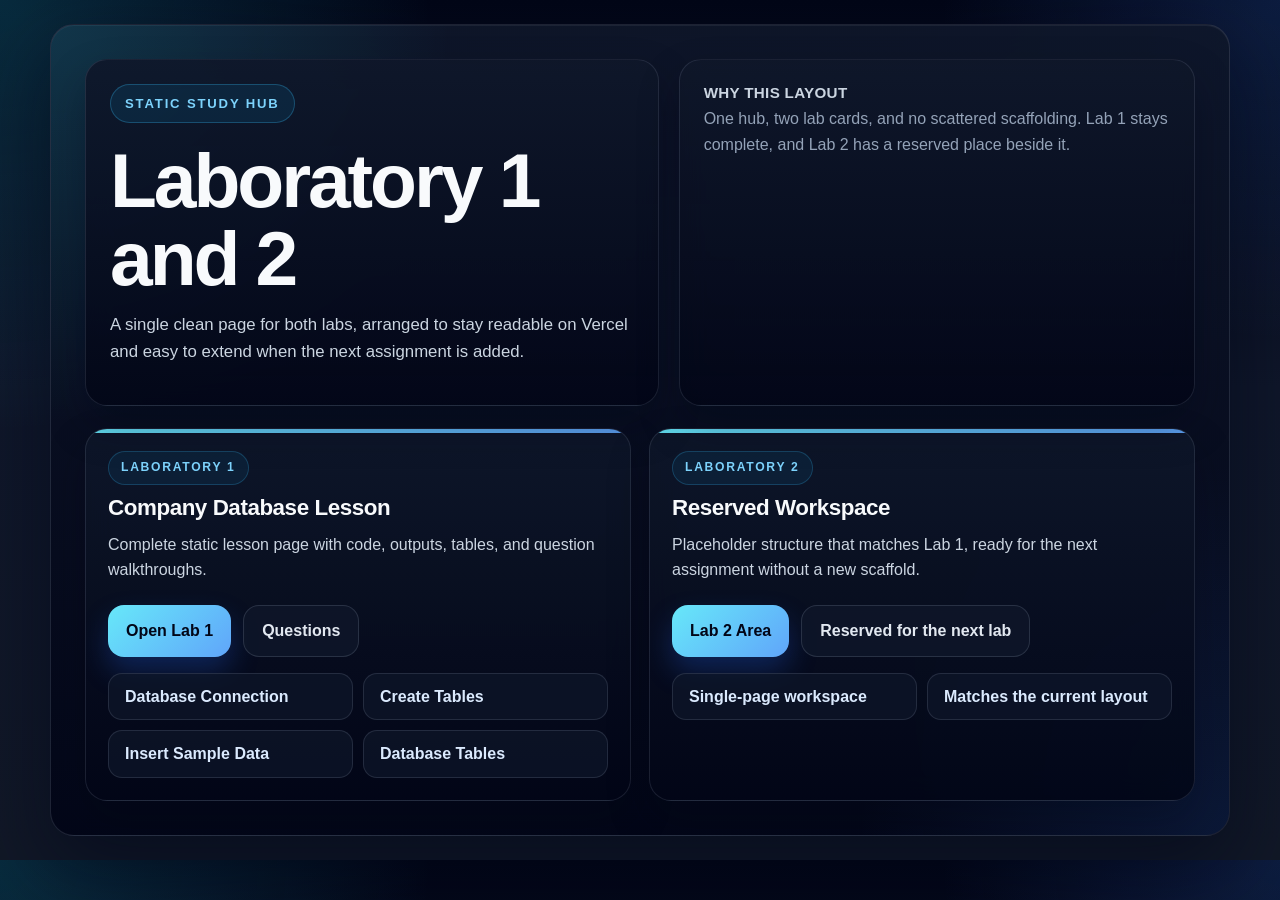
<file: index.html>
<!DOCTYPE html>
<html lang="en">
<head>
	<meta charset="UTF-8">
	<meta name="viewport" content="width=device-width, initial-scale=1.0">
	<title>Laboratory 1 + Laboratory 2 | Static Hub</title>
	<link rel="stylesheet" href="styles.css">
</head>
<body>
	<main class="page landing-page hub-page">
		<section class="landing-hero hub-hero">
			<div class="landing-copy">
				<div class="landing-kicker">Static Study Hub</div>
				<h1>Laboratory 1 and 2</h1>
				<p>
					A single clean page for both labs, arranged to stay readable on Vercel and easy to extend when the next assignment is added.
				</p>
			</div>

			<aside class="landing-panel">
				<div>
					<h2>Why this layout</h2>
					<p class="section-note">One hub, two lab cards, and no scattered scaffolding. Lab 1 stays complete, and Lab 2 has a reserved place beside it.</p>
				</div>
			</aside>
		</section>

		<section class="lab-grid" aria-label="Laboratory overview">
			<article class="lab-card">
				<div class="lab-card-head">
					<div>
						<p class="lab-label">Laboratory 1</p>
						<h2>Company Database Lesson</h2>
					</div>
					<p class="lab-summary">Complete static lesson page with code, outputs, tables, and question walkthroughs.</p>
				</div>

				<div class="landing-actions">
					<a class="landing-button primary" href="labs/lab1/index.html">Open Lab 1</a>
					<a class="landing-button secondary" href="labs/lab1/index.html#questions">Questions</a>
				</div>

				<div class="landing-links lab-links">
					<a href="labs/lab1/reference/db.html">Database Connection</a>
					<a href="labs/lab1/reference/setup.html">Create Tables</a>
					<a href="labs/lab1/reference/insert.html">Insert Sample Data</a>
					<a href="labs/lab1/reference/tables.html">Database Tables</a>
				</div>
			</article>

			<article class="lab-card" id="lab2">
				<div class="lab-card-head">
					<div>
						<p class="lab-label">Laboratory 2</p>
						<h2>Reserved Workspace</h2>
					</div>
					<p class="lab-summary">Placeholder structure that matches Lab 1, ready for the next assignment without a new scaffold.</p>
				</div>

				<div class="landing-actions">
					<a class="landing-button primary" href="#lab2">Lab 2 Area</a>
					<a class="landing-button secondary" href="#lab2">Reserved for the next lab</a>
				</div>

				<div class="landing-links lab-links">
					<a href="#lab2">Single-page workspace</a>
					<a href="#lab2">Matches the current layout</a>
				</div>
			</article>
		</section>
	</main>
</body>
</html>
</file>
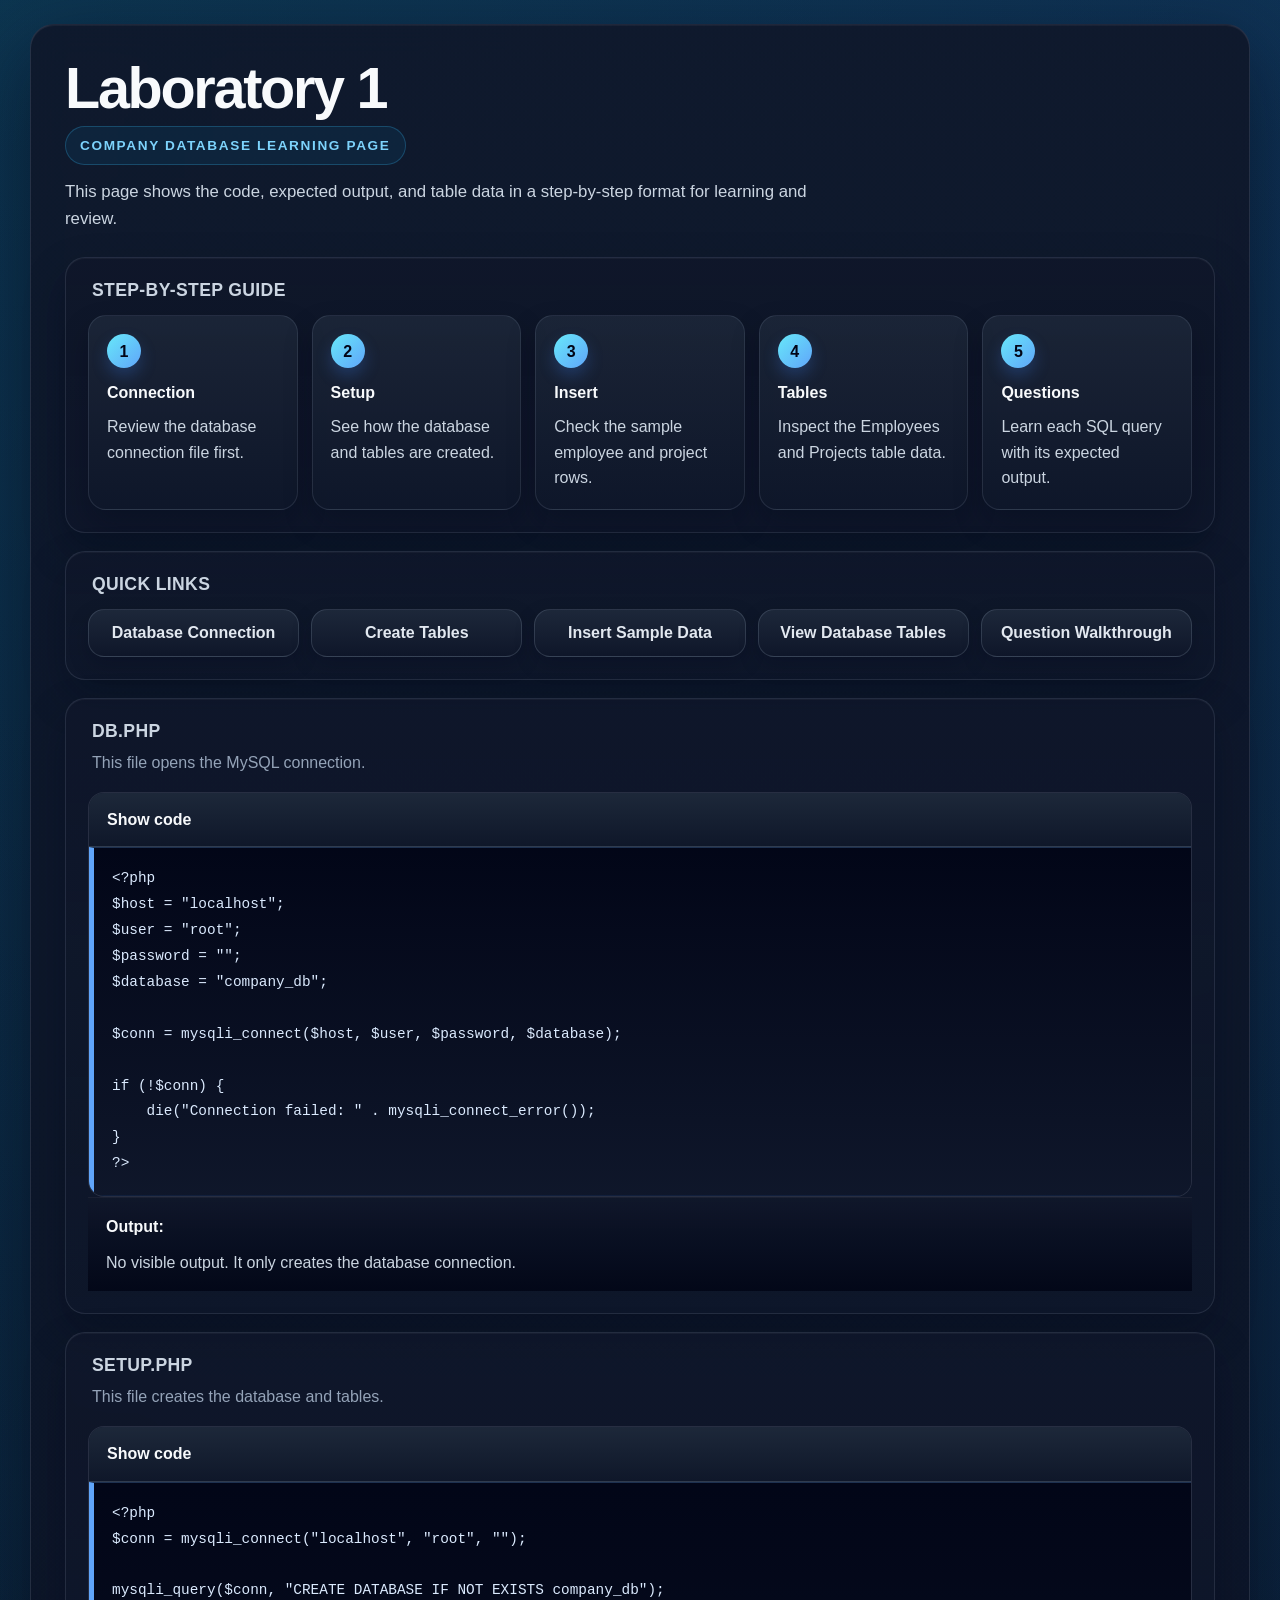
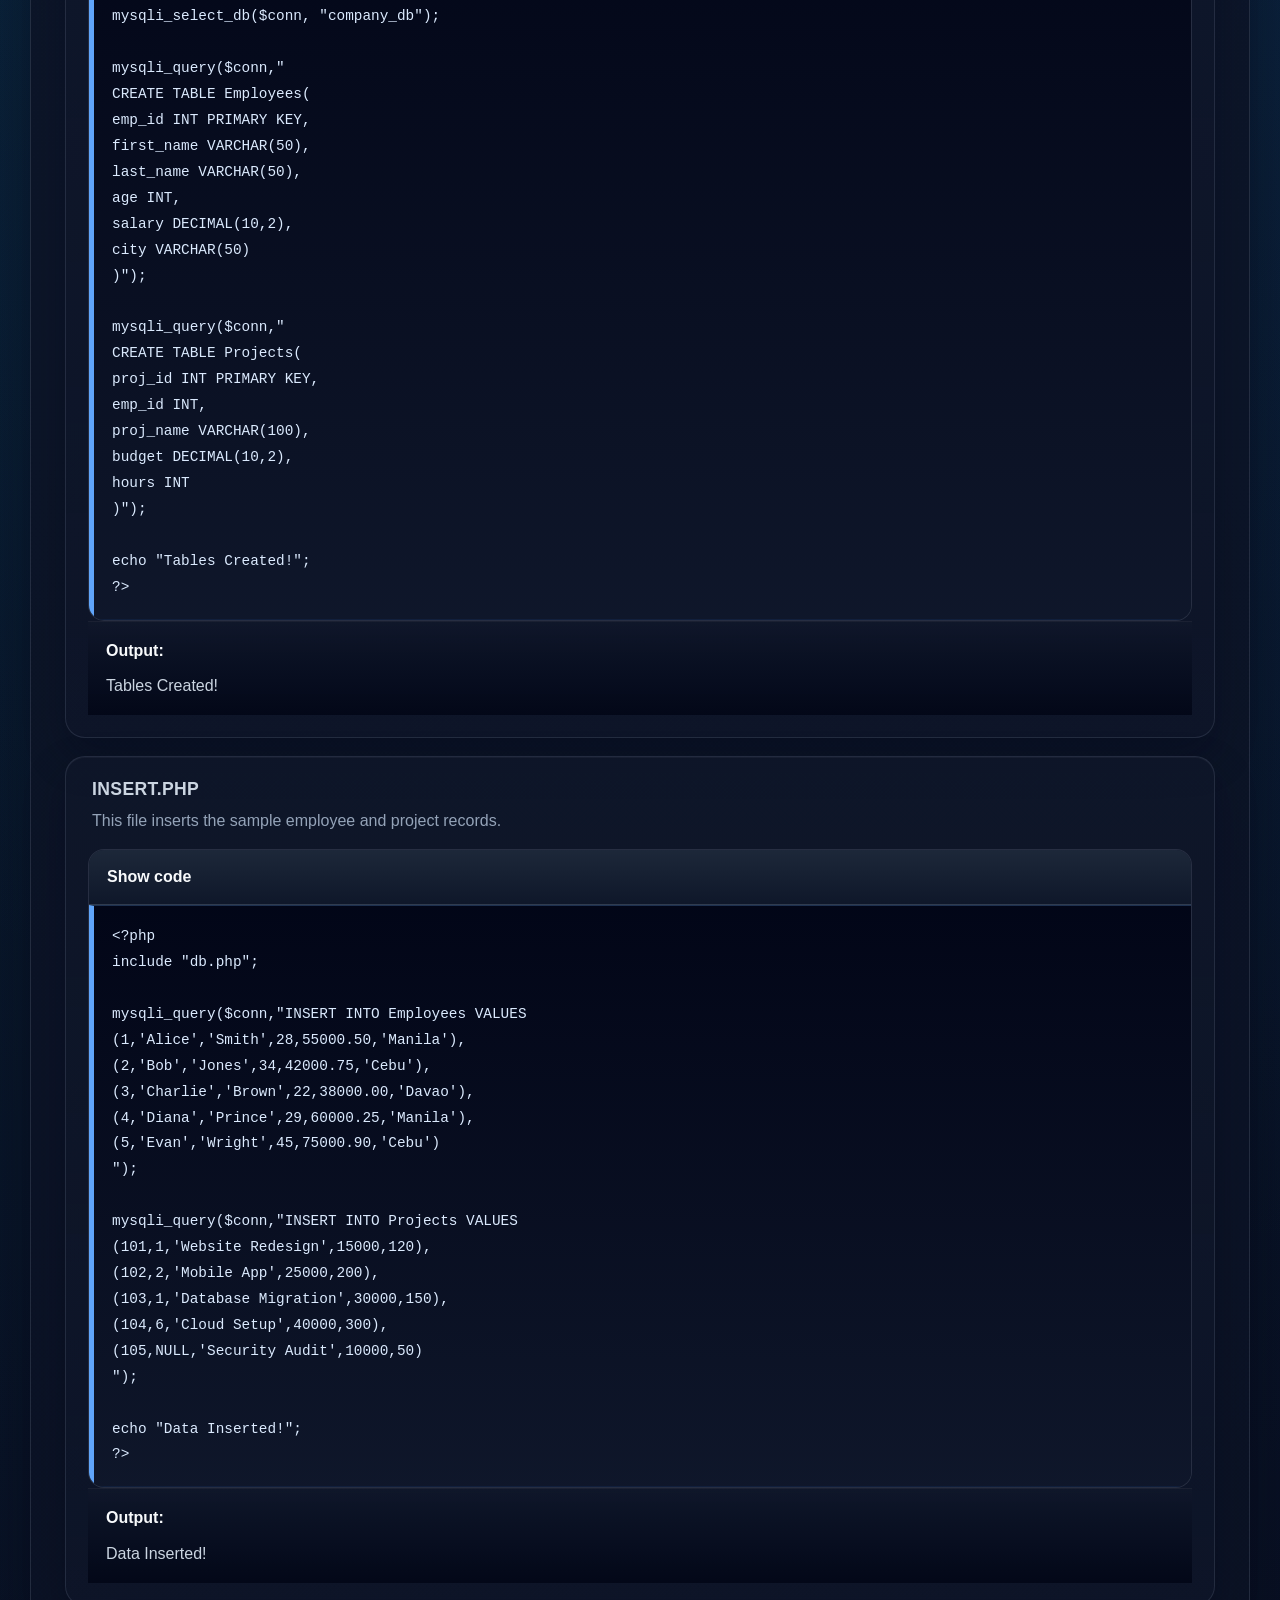
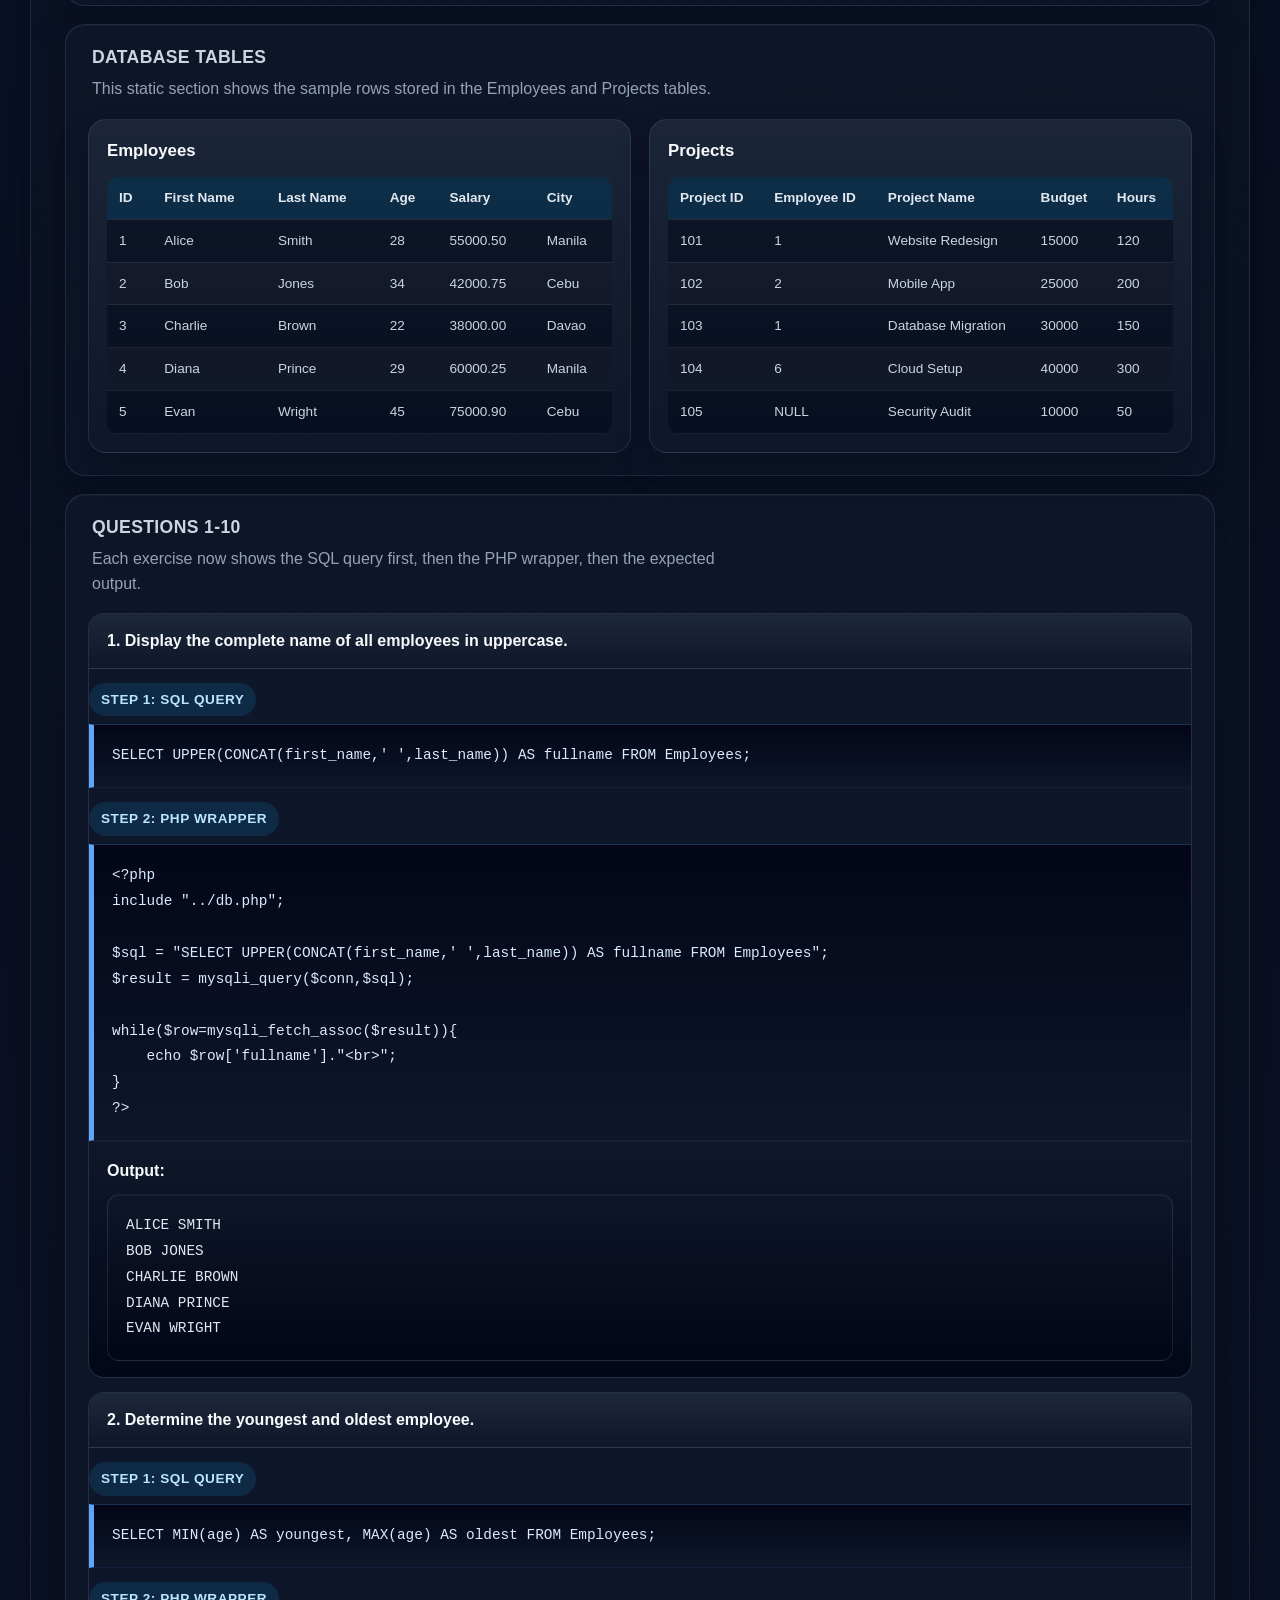
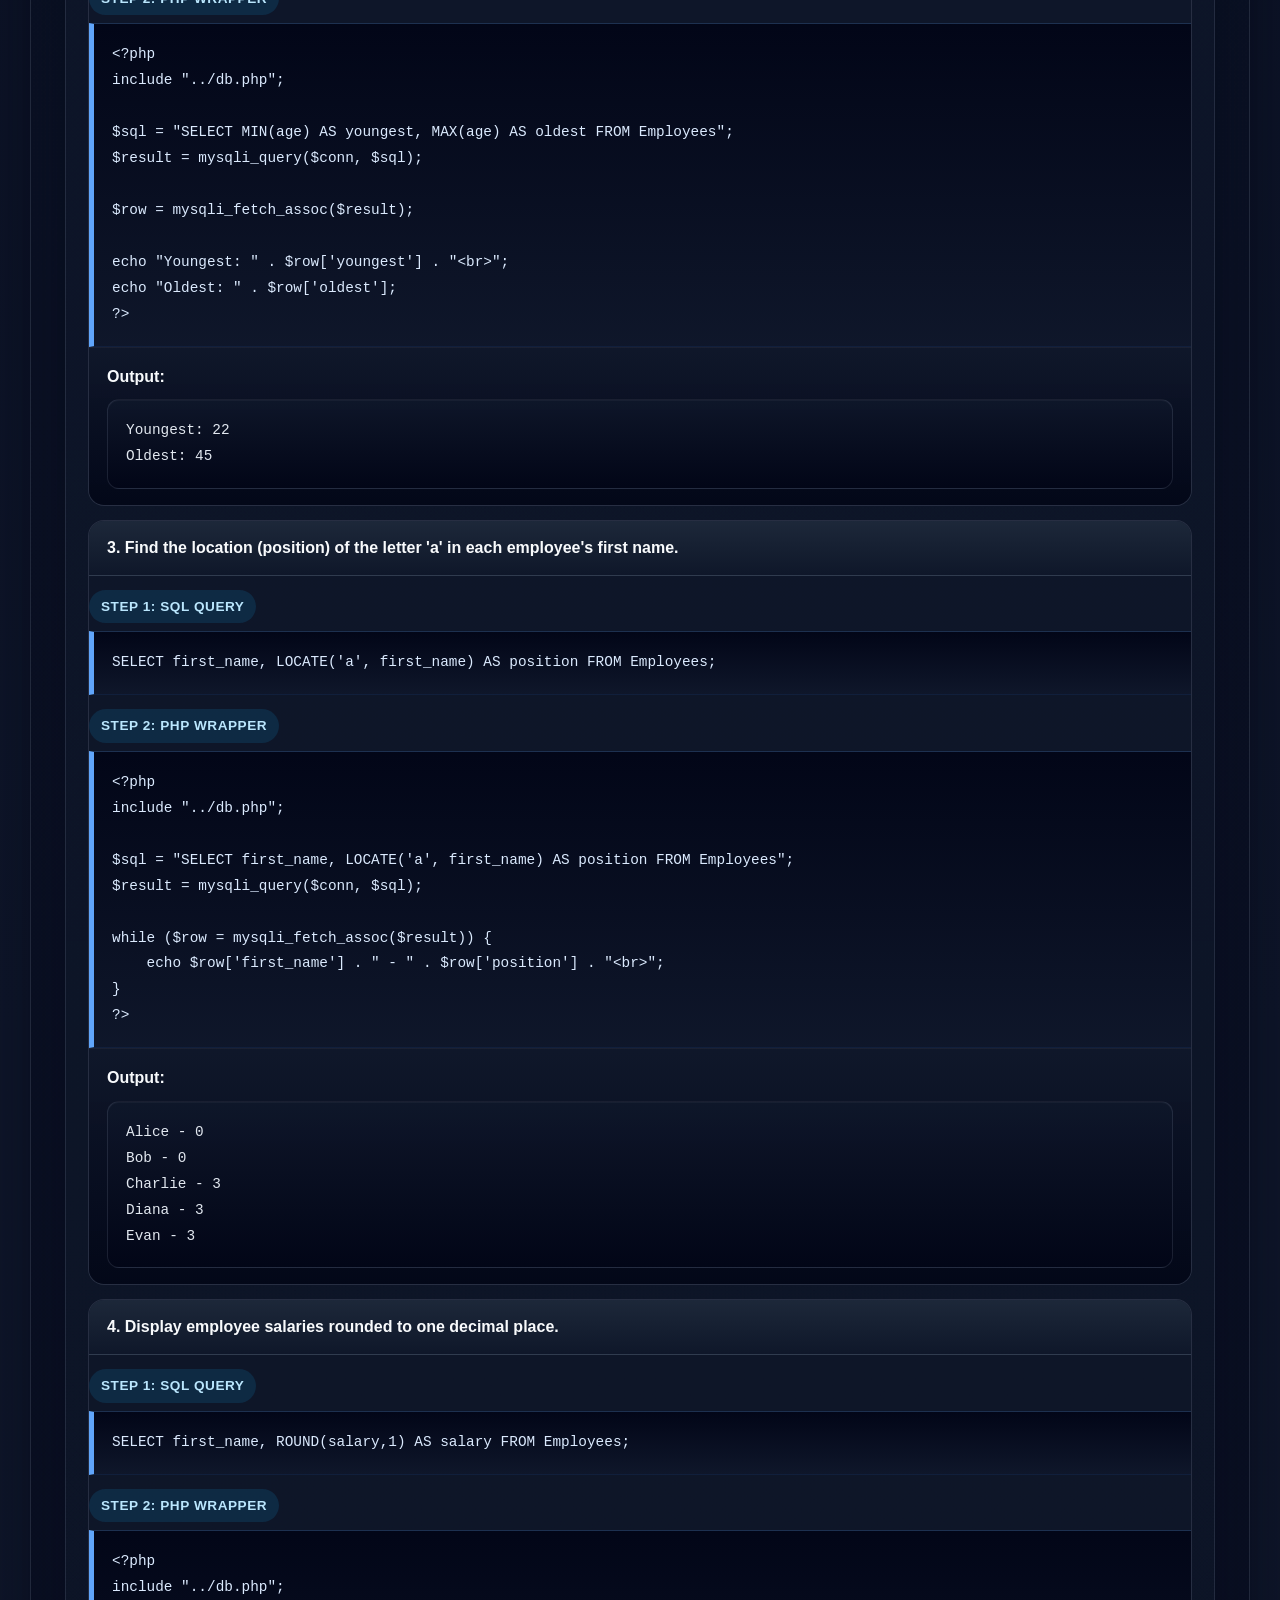
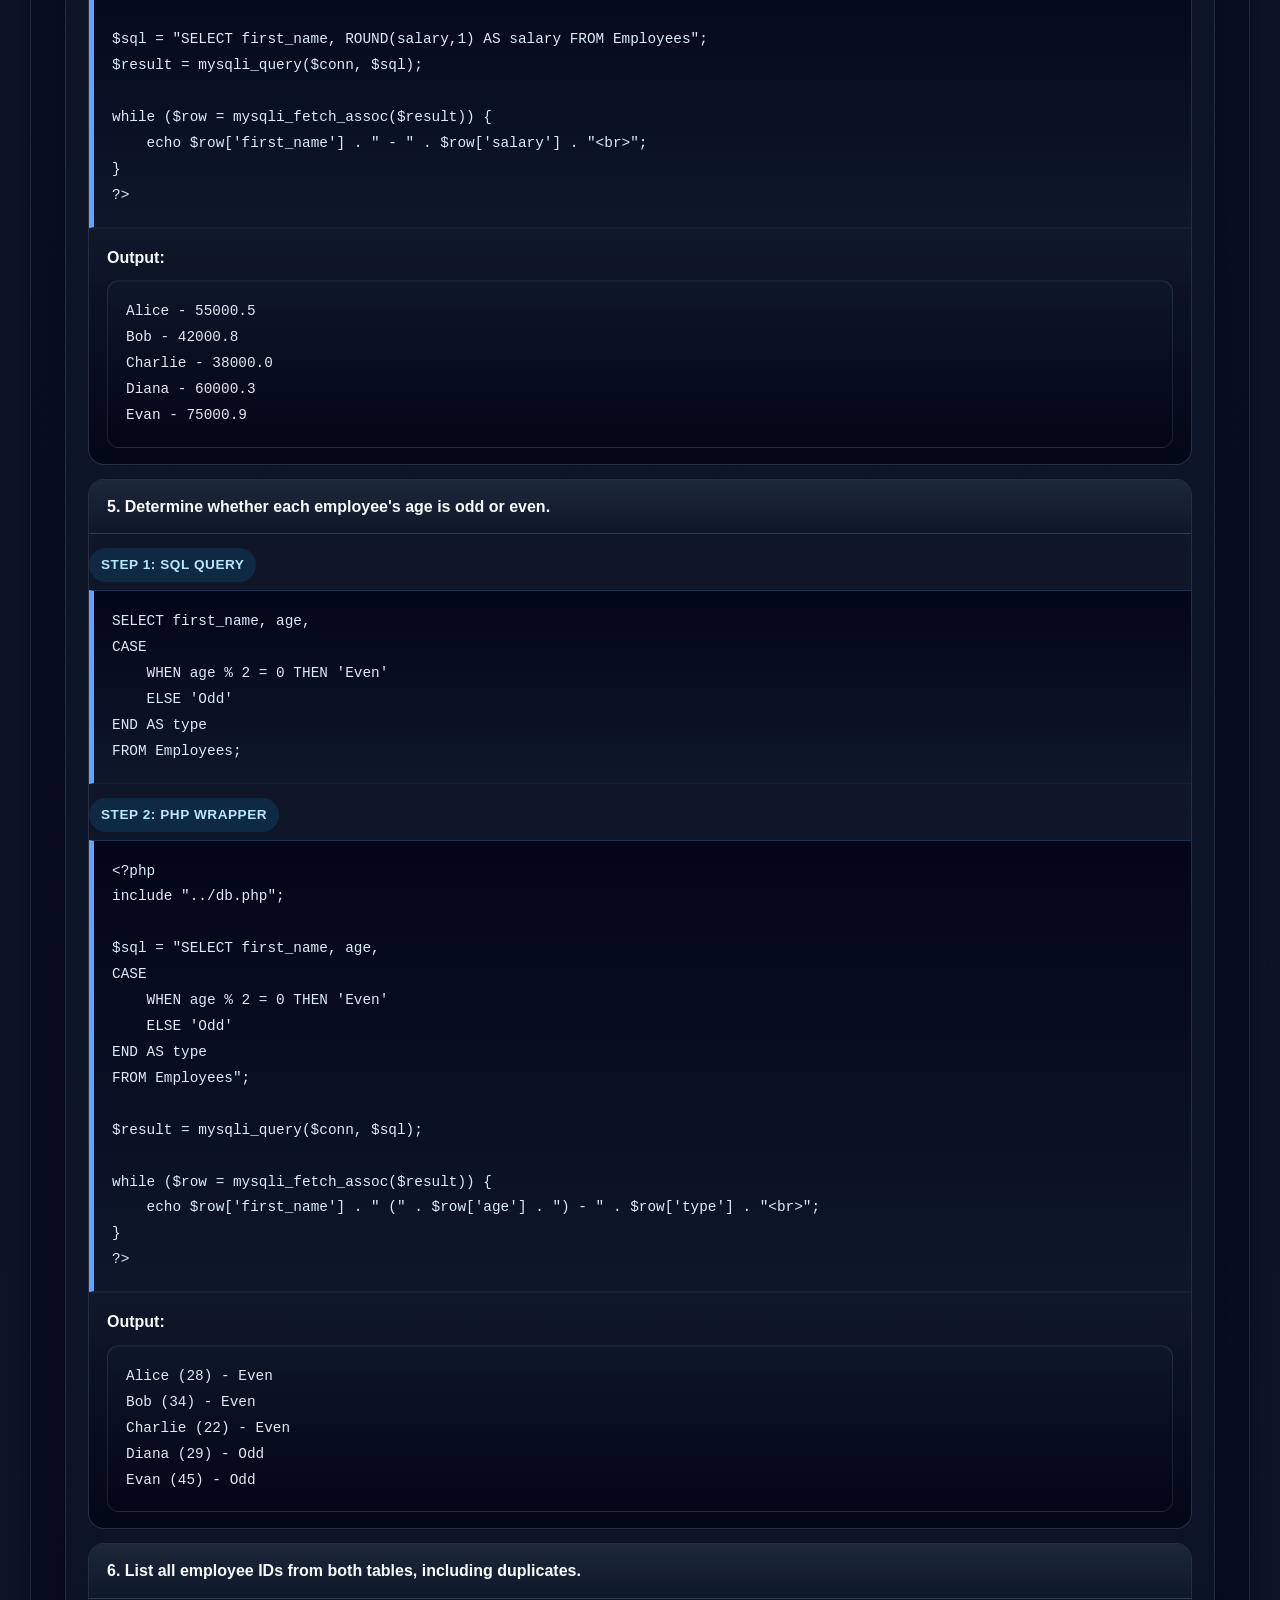
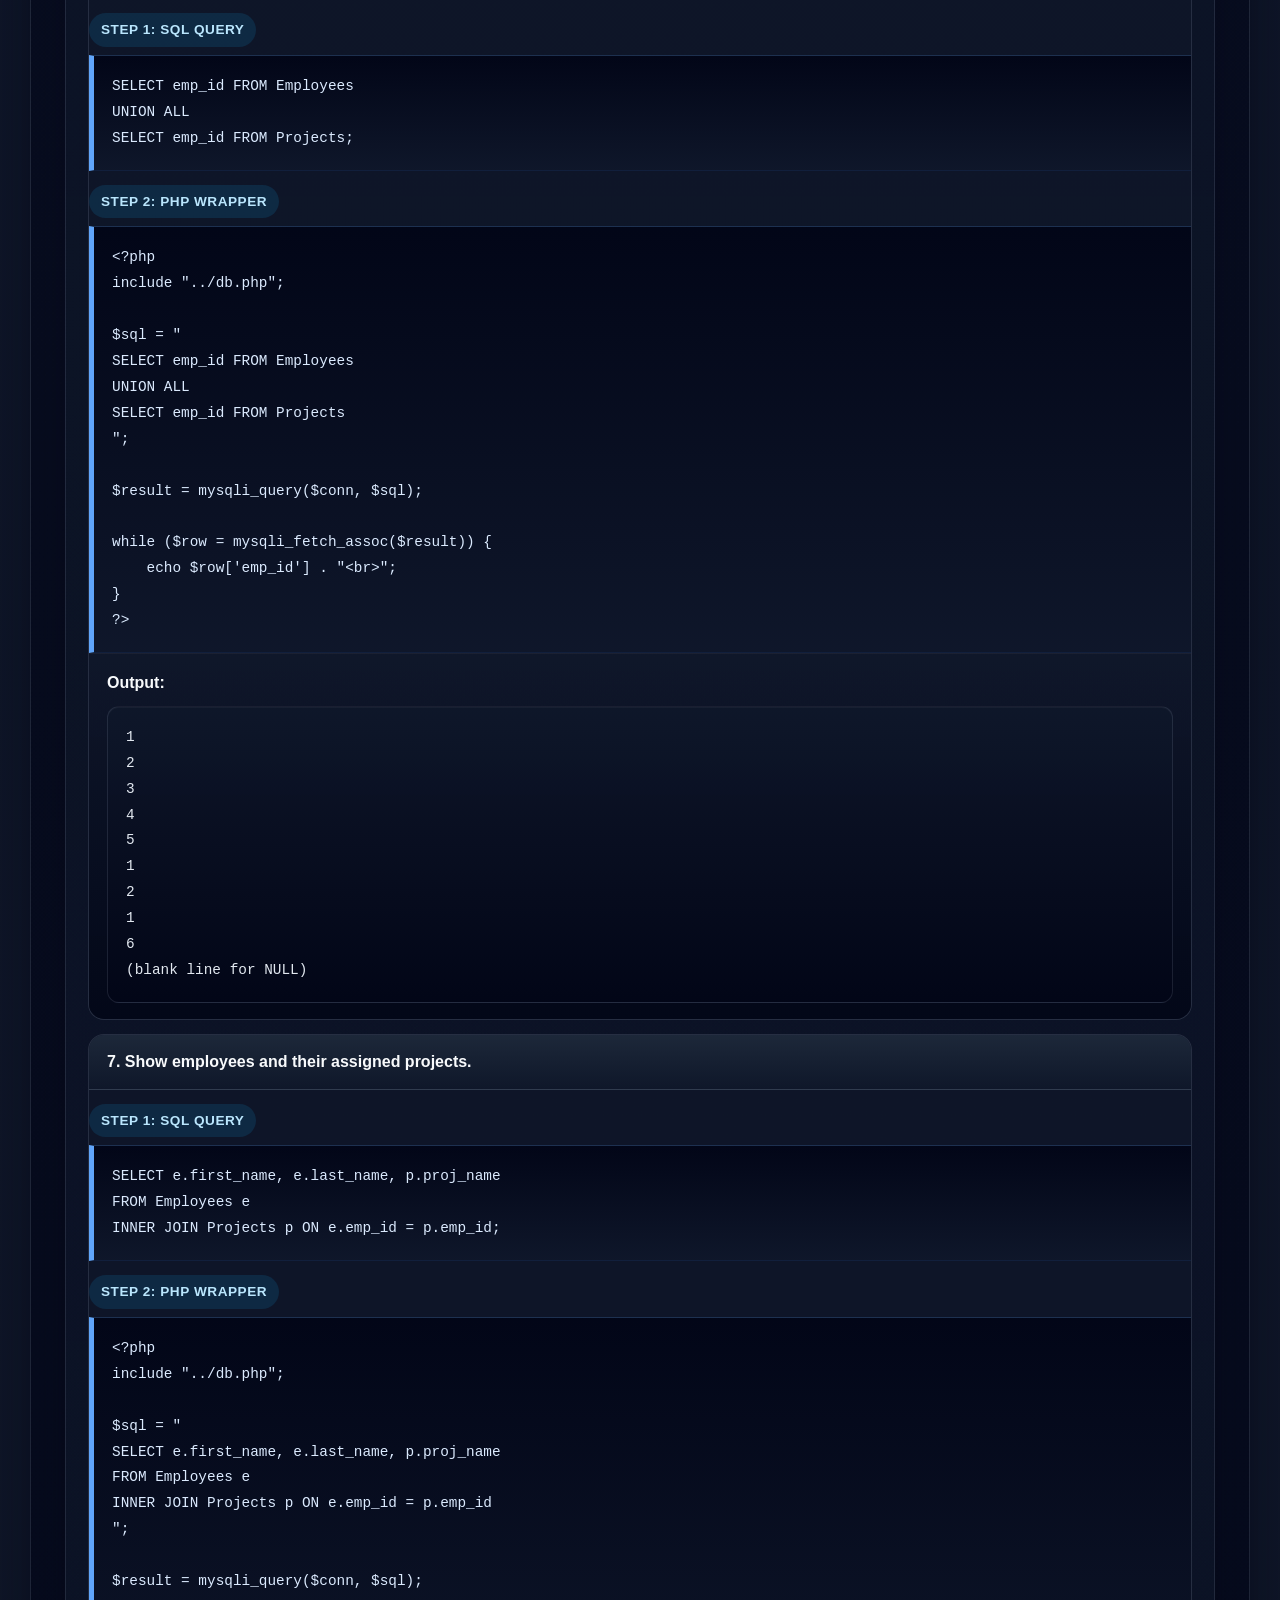
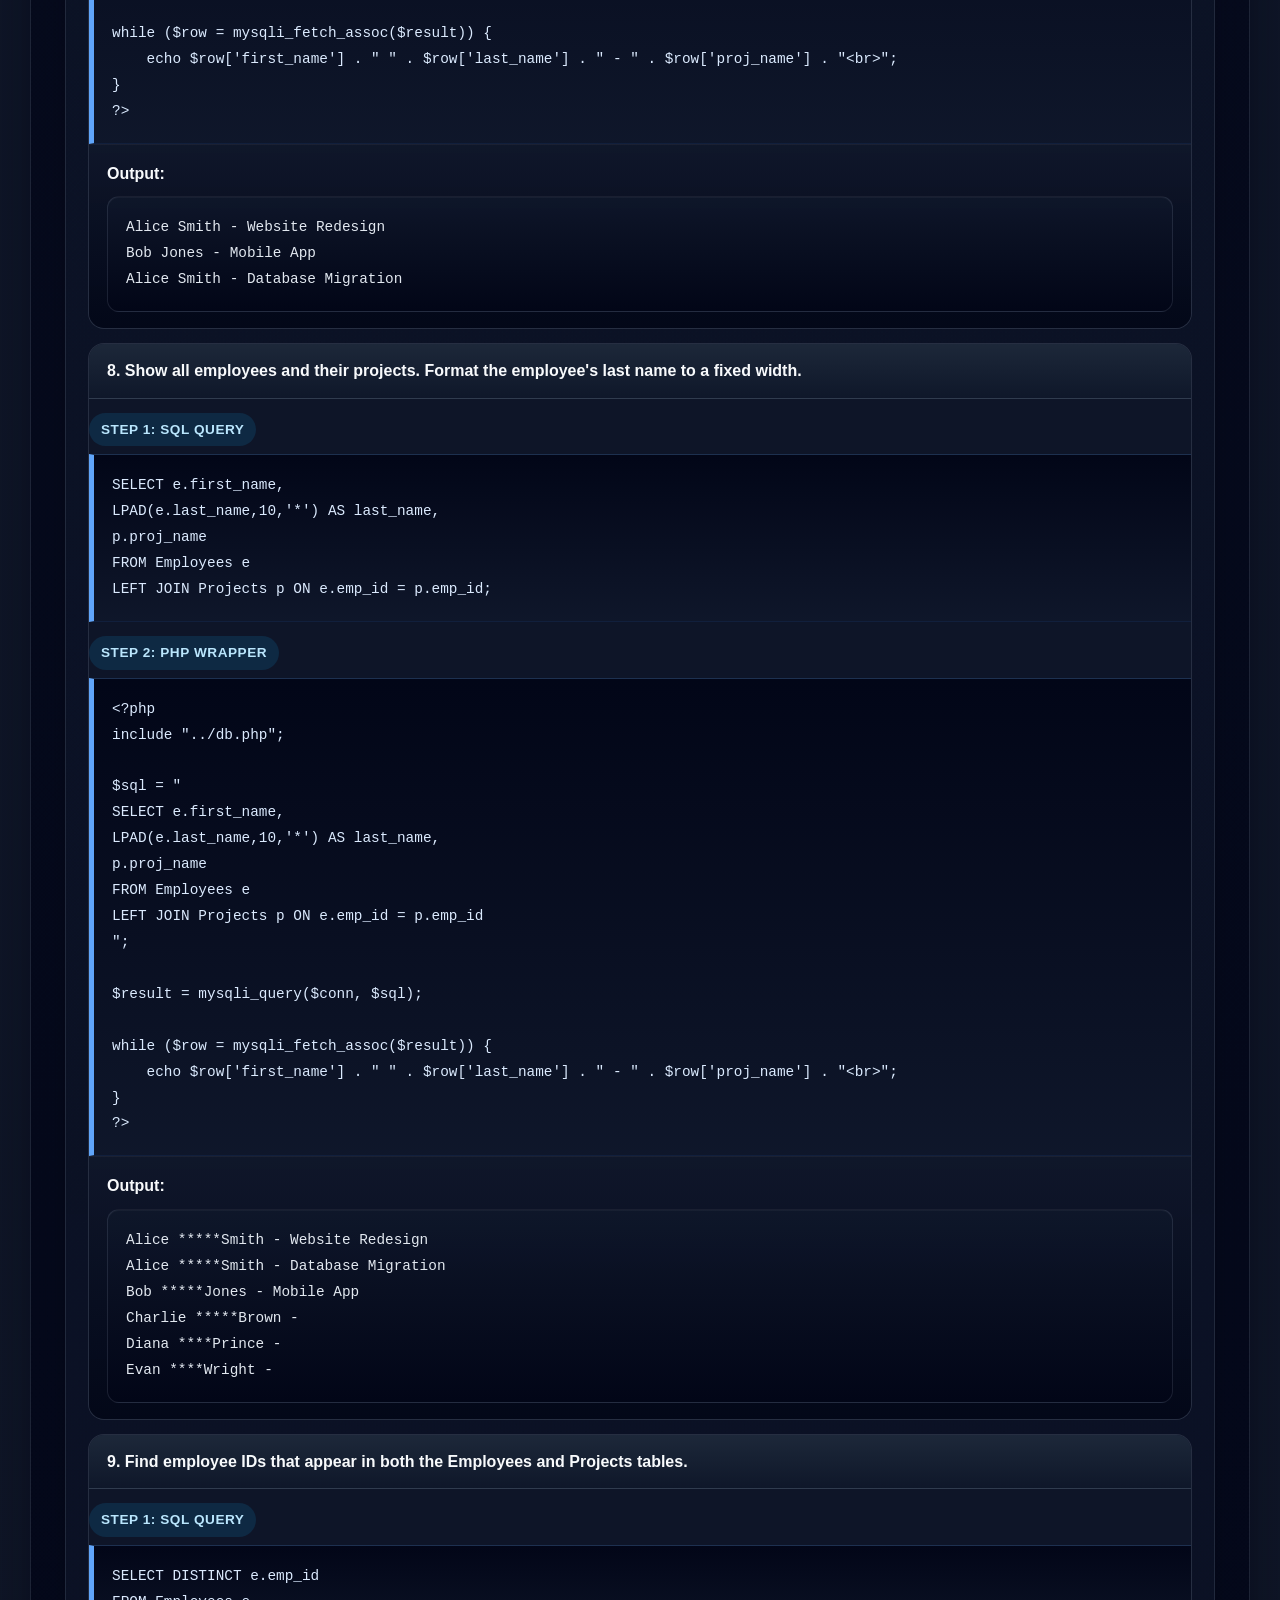
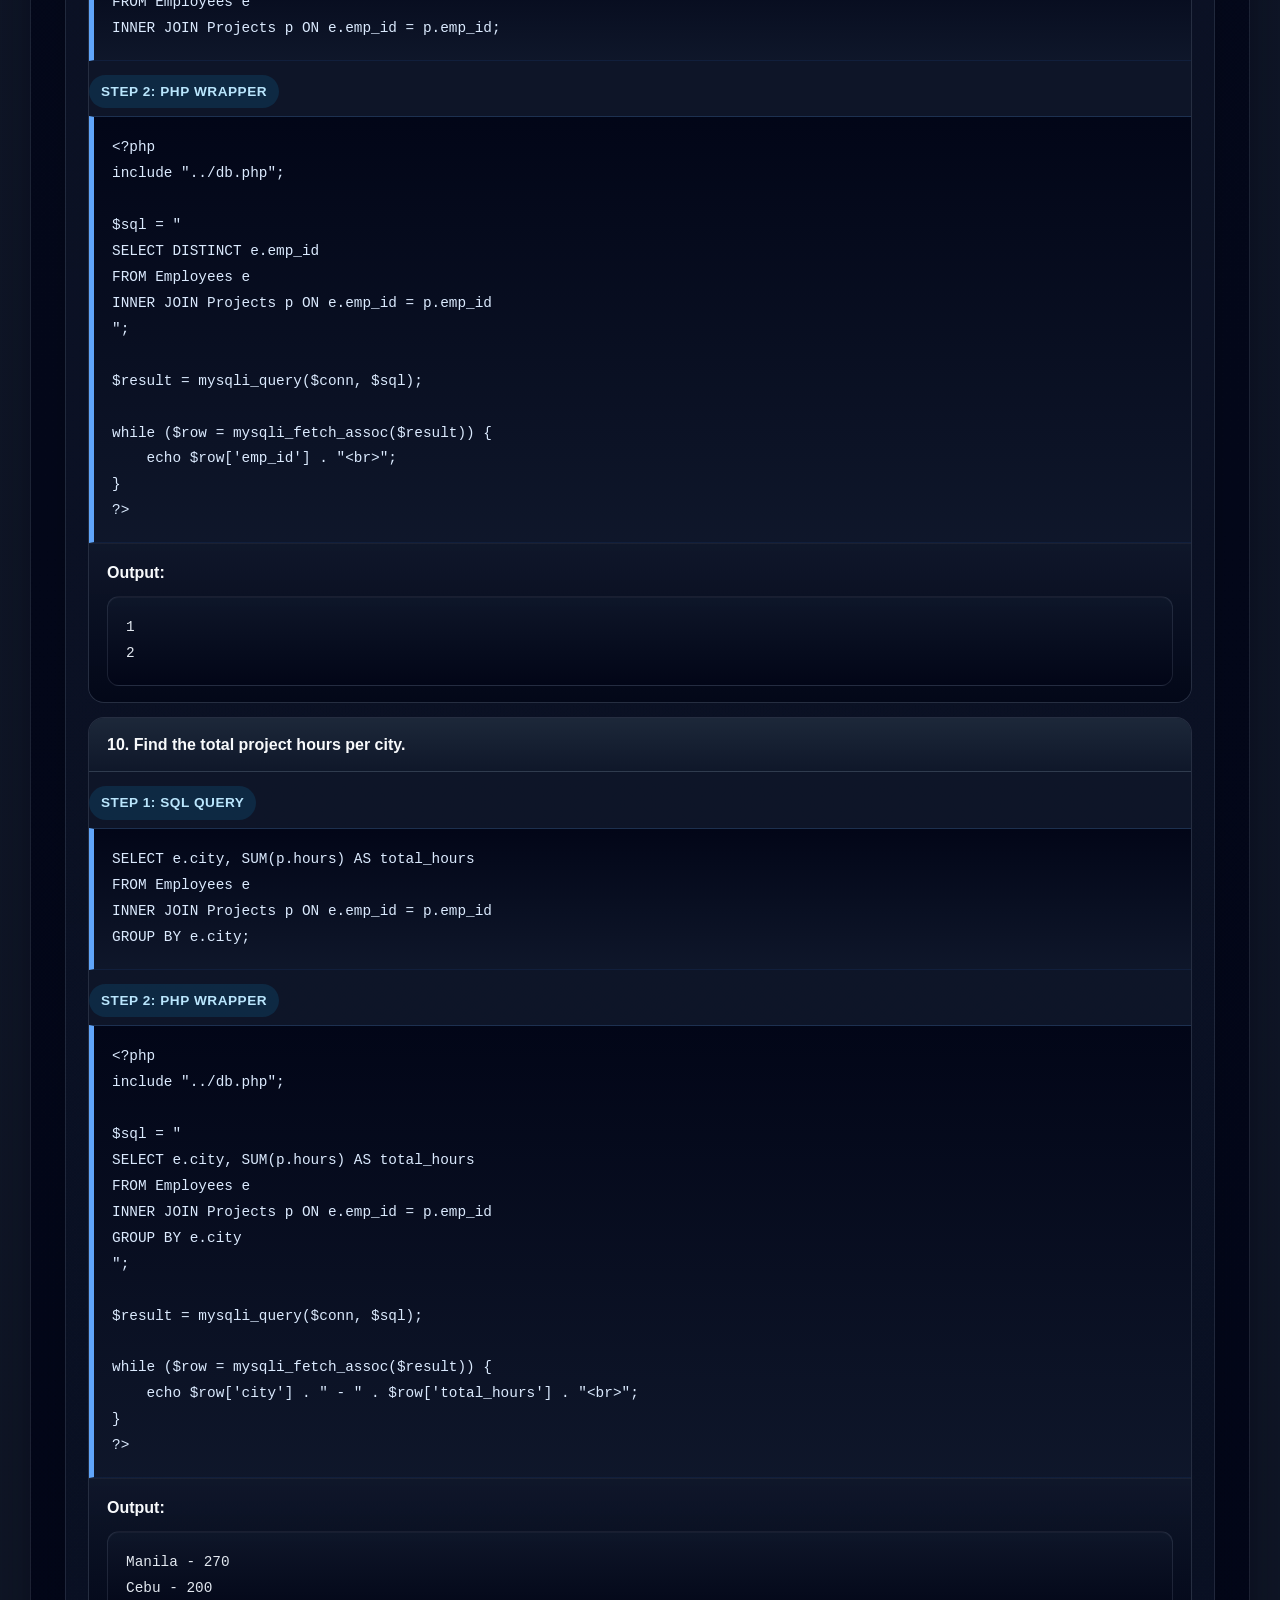
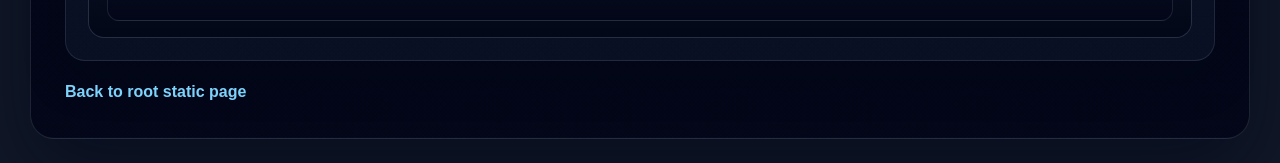
<file: labs/lab1/index.html>
<!DOCTYPE html>
<html lang="en">
<head>
	<meta charset="UTF-8">
	<meta name="viewport" content="width=device-width, initial-scale=1.0">
	<title>Laboratory 1 | Company Database</title>
	<link rel="stylesheet" href="../../styles.css">
</head>
<body>
	<main class="page">
		<h1>Laboratory 1</h1>
		<p>Company Database Learning Page</p>

		<p>This page shows the code, expected output, and table data in a step-by-step format for learning and review.</p>

		<section class="section hero-section">
			<h2>Step-by-step guide</h2>
			<div class="step-grid">
				<article class="step-card">
					<span class="step-number">1</span>
					<h3>Connection</h3>
					<p>Review the database connection file first.</p>
				</article>
				<article class="step-card">
					<span class="step-number">2</span>
					<h3>Setup</h3>
					<p>See how the database and tables are created.</p>
				</article>
				<article class="step-card">
					<span class="step-number">3</span>
					<h3>Insert</h3>
					<p>Check the sample employee and project rows.</p>
				</article>
				<article class="step-card">
					<span class="step-number">4</span>
					<h3>Tables</h3>
					<p>Inspect the Employees and Projects table data.</p>
				</article>
				<article class="step-card">
					<span class="step-number">5</span>
					<h3>Questions</h3>
					<p>Learn each SQL query with its expected output.</p>
				</article>
			</div>
		</section>

		<section class="section">
			<h2>Quick Links</h2>
			<div class="links">
				<a href="#db">Database Connection</a>
				<a href="#setup">Create Tables</a>
				<a href="#insert">Insert Sample Data</a>
				<a href="#tables">View Database Tables</a>
				<a href="#questions">Question Walkthrough</a>
			</div>
		</section>

		<section class="section" id="db">
			<h2>db.php</h2>
			<p class="section-note">This file opens the MySQL connection.</p>
			<details open>
				<summary>Show code</summary>
				<pre class="code-block"><code>&lt;?php
$host = "localhost";
$user = "root";
$password = "";
$database = "company_db";

$conn = mysqli_connect($host, $user, $password, $database);

if (!$conn) {
    die("Connection failed: " . mysqli_connect_error());
}
?&gt;</code></pre>
			</details>
			<div class="output-box">
				<strong>Output:</strong>
				<p>No visible output. It only creates the database connection.</p>
			</div>
		</section>

		<section class="section" id="setup">
			<h2>setup.php</h2>
			<p class="section-note">This file creates the database and tables.</p>
			<details open>
				<summary>Show code</summary>
				<pre class="code-block"><code>&lt;?php
$conn = mysqli_connect("localhost", "root", "");

mysqli_query($conn, "CREATE DATABASE IF NOT EXISTS company_db");
mysqli_select_db($conn, "company_db");

mysqli_query($conn," 
CREATE TABLE Employees(
emp_id INT PRIMARY KEY,
first_name VARCHAR(50),
last_name VARCHAR(50),
age INT,
salary DECIMAL(10,2),
city VARCHAR(50)
)");

mysqli_query($conn," 
CREATE TABLE Projects(
proj_id INT PRIMARY KEY,
emp_id INT,
proj_name VARCHAR(100),
budget DECIMAL(10,2),
hours INT
)");

echo "Tables Created!";
?&gt;</code></pre>
			</details>
			<div class="output-box">
				<strong>Output:</strong>
				<p>Tables Created!</p>
			</div>
		</section>

		<section class="section" id="insert">
			<h2>insert.php</h2>
			<p class="section-note">This file inserts the sample employee and project records.</p>
			<details open>
				<summary>Show code</summary>
				<pre class="code-block"><code>&lt;?php
include "db.php";

mysqli_query($conn,"INSERT INTO Employees VALUES
(1,'Alice','Smith',28,55000.50,'Manila'),
(2,'Bob','Jones',34,42000.75,'Cebu'),
(3,'Charlie','Brown',22,38000.00,'Davao'),
(4,'Diana','Prince',29,60000.25,'Manila'),
(5,'Evan','Wright',45,75000.90,'Cebu')
");

mysqli_query($conn,"INSERT INTO Projects VALUES
(101,1,'Website Redesign',15000,120),
(102,2,'Mobile App',25000,200),
(103,1,'Database Migration',30000,150),
(104,6,'Cloud Setup',40000,300),
(105,NULL,'Security Audit',10000,50)
");

echo "Data Inserted!";
?&gt;</code></pre>
			</details>
			<div class="output-box">
				<strong>Output:</strong>
				<p>Data Inserted!</p>
			</div>
		</section>

		<section class="section" id="tables">
			<h2>Database Tables</h2>
			<p class="section-note">This static section shows the sample rows stored in the Employees and Projects tables.</p>

			<div class="table-layout">
				<article class="table-card">
					<h3>Employees</h3>
					<table>
						<thead>
							<tr>
								<th>ID</th>
								<th>First Name</th>
								<th>Last Name</th>
								<th>Age</th>
								<th>Salary</th>
								<th>City</th>
							</tr>
						</thead>
						<tbody>
							<tr><td>1</td><td>Alice</td><td>Smith</td><td>28</td><td>55000.50</td><td>Manila</td></tr>
							<tr><td>2</td><td>Bob</td><td>Jones</td><td>34</td><td>42000.75</td><td>Cebu</td></tr>
							<tr><td>3</td><td>Charlie</td><td>Brown</td><td>22</td><td>38000.00</td><td>Davao</td></tr>
							<tr><td>4</td><td>Diana</td><td>Prince</td><td>29</td><td>60000.25</td><td>Manila</td></tr>
							<tr><td>5</td><td>Evan</td><td>Wright</td><td>45</td><td>75000.90</td><td>Cebu</td></tr>
						</tbody>
					</table>
				</article>

				<article class="table-card">
					<h3>Projects</h3>
					<table>
						<thead>
							<tr>
								<th>Project ID</th>
								<th>Employee ID</th>
								<th>Project Name</th>
								<th>Budget</th>
								<th>Hours</th>
							</tr>
						</thead>
						<tbody>
							<tr><td>101</td><td>1</td><td>Website Redesign</td><td>15000</td><td>120</td></tr>
							<tr><td>102</td><td>2</td><td>Mobile App</td><td>25000</td><td>200</td></tr>
							<tr><td>103</td><td>1</td><td>Database Migration</td><td>30000</td><td>150</td></tr>
							<tr><td>104</td><td>6</td><td>Cloud Setup</td><td>40000</td><td>300</td></tr>
							<tr><td>105</td><td>NULL</td><td>Security Audit</td><td>10000</td><td>50</td></tr>
						</tbody>
					</table>
				</article>
			</div>
		</section>

		<section class="section" id="questions">
			<h2>Questions 1-10</h2>
			<p class="section-note">Each exercise now shows the SQL query first, then the PHP wrapper, then the expected output.</p>

			<details open>
				<summary>1. Display the complete name of all employees in uppercase.</summary>
				<div class="code-label">Step 1: SQL Query</div>
				<pre class="code-block sql-block"><code>SELECT UPPER(CONCAT(first_name,' ',last_name)) AS fullname FROM Employees;</code></pre>
				<div class="code-label">Step 2: PHP Wrapper</div>
				<pre class="code-block php-block"><code>&lt;?php
include "../db.php";

$sql = "SELECT UPPER(CONCAT(first_name,' ',last_name)) AS fullname FROM Employees";
$result = mysqli_query($conn,$sql);

while($row=mysqli_fetch_assoc($result)){
    echo $row['fullname']."&lt;br&gt;";
}
?&gt;</code></pre>
				<div class="output-box"><strong>Output:</strong><pre class="output-block">ALICE SMITH
BOB JONES
CHARLIE BROWN
DIANA PRINCE
EVAN WRIGHT</pre></div>
			</details>

			<details open>
				<summary>2. Determine the youngest and oldest employee.</summary>
				<div class="code-label">Step 1: SQL Query</div>
				<pre class="code-block sql-block"><code>SELECT MIN(age) AS youngest, MAX(age) AS oldest FROM Employees;</code></pre>
				<div class="code-label">Step 2: PHP Wrapper</div>
				<pre class="code-block php-block"><code>&lt;?php
include "../db.php";

$sql = "SELECT MIN(age) AS youngest, MAX(age) AS oldest FROM Employees";
$result = mysqli_query($conn, $sql);

$row = mysqli_fetch_assoc($result);

echo "Youngest: " . $row['youngest'] . "&lt;br&gt;";
echo "Oldest: " . $row['oldest'];
?&gt;</code></pre>
				<div class="output-box"><strong>Output:</strong><pre class="output-block">Youngest: 22
Oldest: 45</pre></div>
			</details>

			<details open>
				<summary>3. Find the location (position) of the letter 'a' in each employee's first name.</summary>
				<div class="code-label">Step 1: SQL Query</div>
				<pre class="code-block sql-block"><code>SELECT first_name, LOCATE('a', first_name) AS position FROM Employees;</code></pre>
				<div class="code-label">Step 2: PHP Wrapper</div>
				<pre class="code-block php-block"><code>&lt;?php
include "../db.php";

$sql = "SELECT first_name, LOCATE('a', first_name) AS position FROM Employees";
$result = mysqli_query($conn, $sql);

while ($row = mysqli_fetch_assoc($result)) {
    echo $row['first_name'] . " - " . $row['position'] . "&lt;br&gt;";
}
?&gt;</code></pre>
				<div class="output-box"><strong>Output:</strong><pre class="output-block">Alice - 0
Bob - 0
Charlie - 3
Diana - 3
Evan - 3</pre></div>
			</details>

			<details open>
				<summary>4. Display employee salaries rounded to one decimal place.</summary>
				<div class="code-label">Step 1: SQL Query</div>
				<pre class="code-block sql-block"><code>SELECT first_name, ROUND(salary,1) AS salary FROM Employees;</code></pre>
				<div class="code-label">Step 2: PHP Wrapper</div>
				<pre class="code-block php-block"><code>&lt;?php
include "../db.php";

$sql = "SELECT first_name, ROUND(salary,1) AS salary FROM Employees";
$result = mysqli_query($conn, $sql);

while ($row = mysqli_fetch_assoc($result)) {
    echo $row['first_name'] . " - " . $row['salary'] . "&lt;br&gt;";
}
?&gt;</code></pre>
				<div class="output-box"><strong>Output:</strong><pre class="output-block">Alice - 55000.5
Bob - 42000.8
Charlie - 38000.0
Diana - 60000.3
Evan - 75000.9</pre></div>
			</details>

			<details open>
				<summary>5. Determine whether each employee's age is odd or even.</summary>
				<div class="code-label">Step 1: SQL Query</div>
				<pre class="code-block sql-block"><code>SELECT first_name, age,
CASE
    WHEN age % 2 = 0 THEN 'Even'
    ELSE 'Odd'
END AS type
FROM Employees;</code></pre>
				<div class="code-label">Step 2: PHP Wrapper</div>
				<pre class="code-block php-block"><code>&lt;?php
include "../db.php";

$sql = "SELECT first_name, age,
CASE
    WHEN age % 2 = 0 THEN 'Even'
    ELSE 'Odd'
END AS type
FROM Employees";

$result = mysqli_query($conn, $sql);

while ($row = mysqli_fetch_assoc($result)) {
    echo $row['first_name'] . " (" . $row['age'] . ") - " . $row['type'] . "&lt;br&gt;";
}
?&gt;</code></pre>
				<div class="output-box"><strong>Output:</strong><pre class="output-block">Alice (28) - Even
Bob (34) - Even
Charlie (22) - Even
Diana (29) - Odd
Evan (45) - Odd</pre></div>
			</details>

			<details open>
				<summary>6. List all employee IDs from both tables, including duplicates.</summary>
				<div class="code-label">Step 1: SQL Query</div>
				<pre class="code-block sql-block"><code>SELECT emp_id FROM Employees
UNION ALL
SELECT emp_id FROM Projects;</code></pre>
				<div class="code-label">Step 2: PHP Wrapper</div>
				<pre class="code-block php-block"><code>&lt;?php
include "../db.php";

$sql = "
SELECT emp_id FROM Employees
UNION ALL
SELECT emp_id FROM Projects
";

$result = mysqli_query($conn, $sql);

while ($row = mysqli_fetch_assoc($result)) {
    echo $row['emp_id'] . "&lt;br&gt;";
}
?&gt;</code></pre>
				<div class="output-box"><strong>Output:</strong><pre class="output-block">1
2
3
4
5
1
2
1
6
(blank line for NULL)</pre></div>
			</details>

			<details open>
				<summary>7. Show employees and their assigned projects.</summary>
				<div class="code-label">Step 1: SQL Query</div>
				<pre class="code-block sql-block"><code>SELECT e.first_name, e.last_name, p.proj_name
FROM Employees e
INNER JOIN Projects p ON e.emp_id = p.emp_id;</code></pre>
				<div class="code-label">Step 2: PHP Wrapper</div>
				<pre class="code-block php-block"><code>&lt;?php
include "../db.php";

$sql = "
SELECT e.first_name, e.last_name, p.proj_name
FROM Employees e
INNER JOIN Projects p ON e.emp_id = p.emp_id
";

$result = mysqli_query($conn, $sql);

while ($row = mysqli_fetch_assoc($result)) {
    echo $row['first_name'] . " " . $row['last_name'] . " - " . $row['proj_name'] . "&lt;br&gt;";
}
?&gt;</code></pre>
				<div class="output-box"><strong>Output:</strong><pre class="output-block">Alice Smith - Website Redesign
Bob Jones - Mobile App
Alice Smith - Database Migration</pre></div>
			</details>

			<details open>
				<summary>8. Show all employees and their projects. Format the employee's last name to a fixed width.</summary>
				<div class="code-label">Step 1: SQL Query</div>
				<pre class="code-block sql-block"><code>SELECT e.first_name,
LPAD(e.last_name,10,'*') AS last_name,
p.proj_name
FROM Employees e
LEFT JOIN Projects p ON e.emp_id = p.emp_id;</code></pre>
				<div class="code-label">Step 2: PHP Wrapper</div>
				<pre class="code-block php-block"><code>&lt;?php
include "../db.php";

$sql = "
SELECT e.first_name,
LPAD(e.last_name,10,'*') AS last_name,
p.proj_name
FROM Employees e
LEFT JOIN Projects p ON e.emp_id = p.emp_id
";

$result = mysqli_query($conn, $sql);

while ($row = mysqli_fetch_assoc($result)) {
    echo $row['first_name'] . " " . $row['last_name'] . " - " . $row['proj_name'] . "&lt;br&gt;";
}
?&gt;</code></pre>
				<div class="output-box"><strong>Output:</strong><pre class="output-block">Alice *****Smith - Website Redesign
Alice *****Smith - Database Migration
Bob *****Jones - Mobile App
Charlie *****Brown - 
Diana ****Prince - 
Evan ****Wright - </pre></div>
			</details>

			<details open>
				<summary>9. Find employee IDs that appear in both the Employees and Projects tables.</summary>
				<div class="code-label">Step 1: SQL Query</div>
				<pre class="code-block sql-block"><code>SELECT DISTINCT e.emp_id
FROM Employees e
INNER JOIN Projects p ON e.emp_id = p.emp_id;</code></pre>
				<div class="code-label">Step 2: PHP Wrapper</div>
				<pre class="code-block php-block"><code>&lt;?php
include "../db.php";

$sql = "
SELECT DISTINCT e.emp_id
FROM Employees e
INNER JOIN Projects p ON e.emp_id = p.emp_id
";

$result = mysqli_query($conn, $sql);

while ($row = mysqli_fetch_assoc($result)) {
    echo $row['emp_id'] . "&lt;br&gt;";
}
?&gt;</code></pre>
				<div class="output-box"><strong>Output:</strong><pre class="output-block">1
2</pre></div>
			</details>

			<details open>
				<summary>10. Find the total project hours per city.</summary>
				<div class="code-label">Step 1: SQL Query</div>
				<pre class="code-block sql-block"><code>SELECT e.city, SUM(p.hours) AS total_hours
FROM Employees e
INNER JOIN Projects p ON e.emp_id = p.emp_id
GROUP BY e.city;</code></pre>
				<div class="code-label">Step 2: PHP Wrapper</div>
				<pre class="code-block php-block"><code>&lt;?php
include "../db.php";

$sql = "
SELECT e.city, SUM(p.hours) AS total_hours
FROM Employees e
INNER JOIN Projects p ON e.emp_id = p.emp_id
GROUP BY e.city
";

$result = mysqli_query($conn, $sql);

while ($row = mysqli_fetch_assoc($result)) {
    echo $row['city'] . " - " . $row['total_hours'] . "&lt;br&gt;";
}
?&gt;</code></pre>
				<div class="output-box"><strong>Output:</strong><pre class="output-block">Manila - 270
Cebu - 200</pre></div>
			</details>
		</section>

		<a class="back-link" href="../../index.html">Back to root static page</a>
	</main>
</body>
</html>
</file>
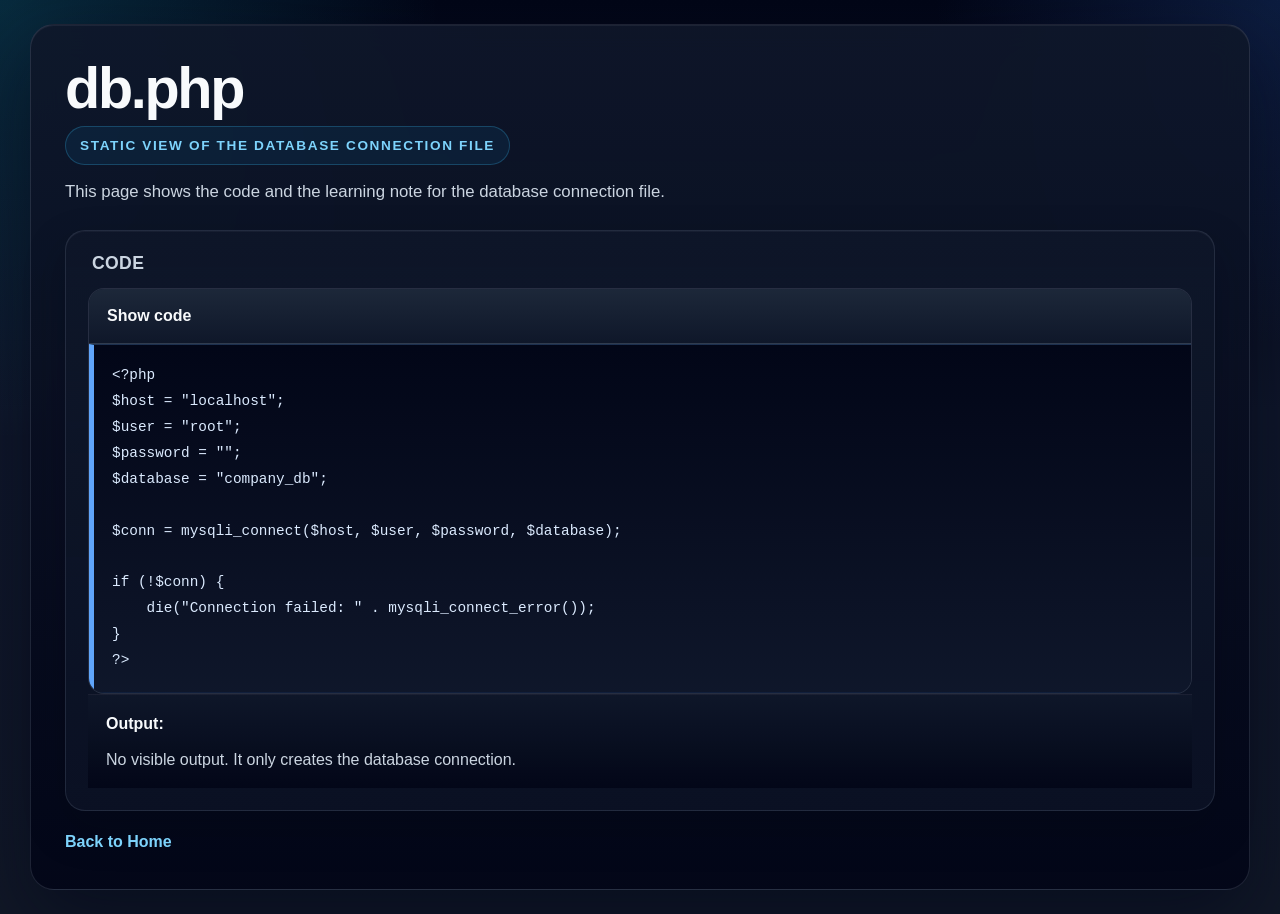
<file: db.html>
<!DOCTYPE html>
<html lang="en">
<head>
    <meta charset="UTF-8">
    <meta name="viewport" content="width=device-width, initial-scale=1.0">
    <title>db.php | Static View</title>
    <link rel="stylesheet" href="styles.css">
</head>
<body>
    <main class="page">
        <h1>db.php</h1>
        <p>Static view of the database connection file</p>
        <p>This page shows the code and the learning note for the database connection file.</p>

        <section class="section">
            <h2>Code</h2>
            <details open>
                <summary>Show code</summary>
                <pre class="code-block"><code>&lt;?php
$host = "localhost";
$user = "root";
$password = "";
$database = "company_db";

$conn = mysqli_connect($host, $user, $password, $database);

if (!$conn) {
    die("Connection failed: " . mysqli_connect_error());
}
?&gt;</code></pre>
            </details>
            <div class="output-box">
                <strong>Output:</strong>
                <p>No visible output. It only creates the database connection.</p>
            </div>
        </section>

        <a class="back-link" href="index.html">Back to Home</a>
    </main>
</body>
</html>
</file>
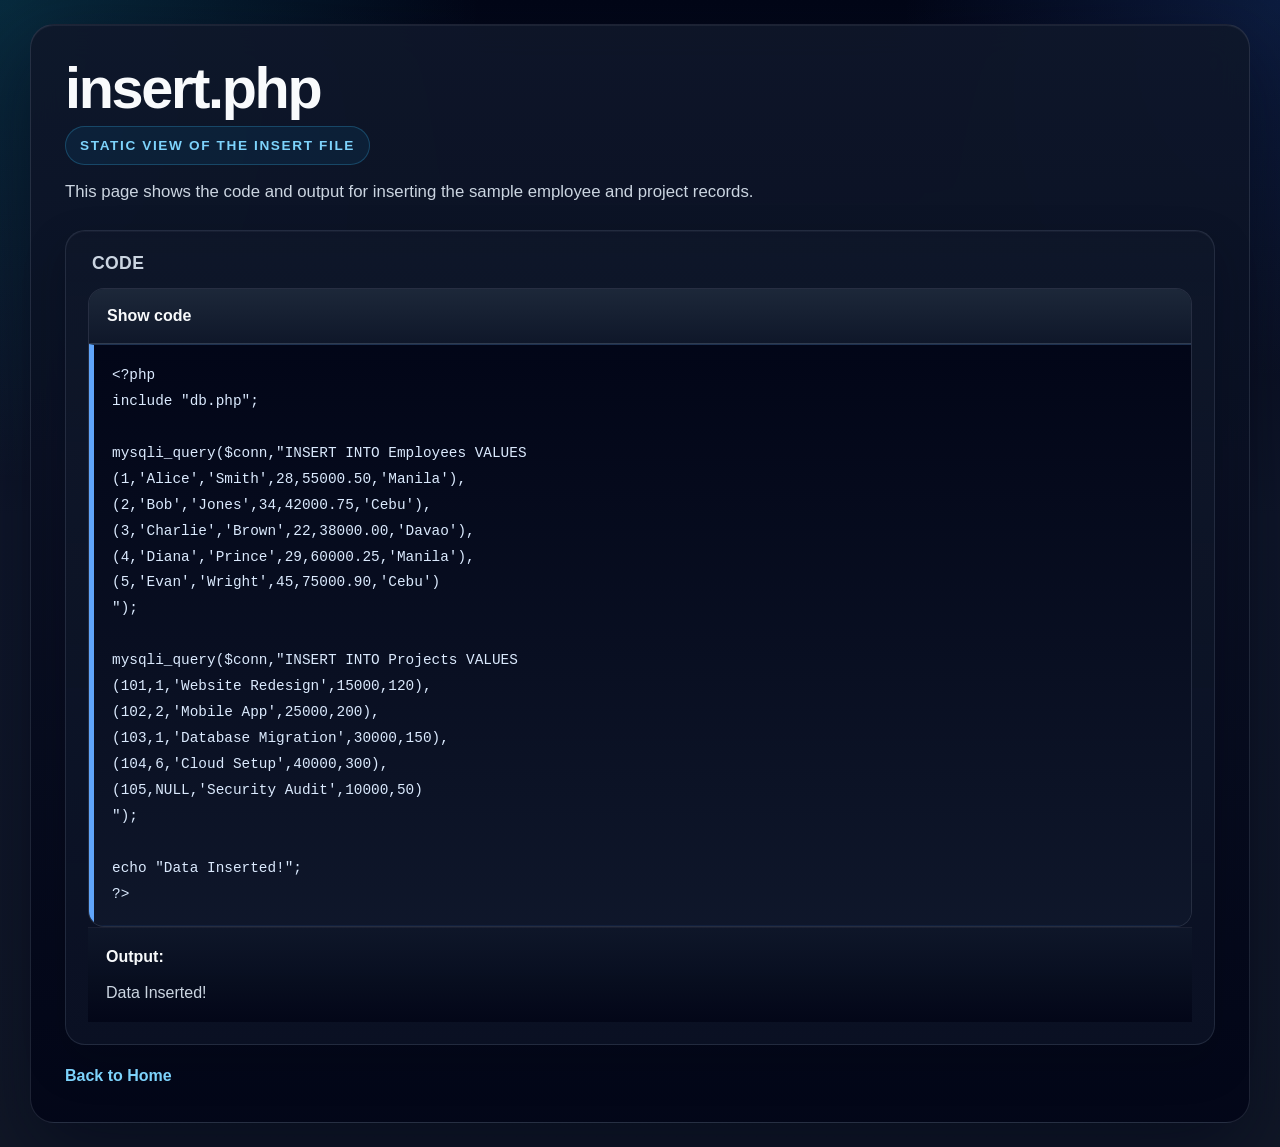
<file: insert.html>
<!DOCTYPE html>
<html lang="en">
<head>
    <meta charset="UTF-8">
    <meta name="viewport" content="width=device-width, initial-scale=1.0">
    <title>insert.php | Static View</title>
    <link rel="stylesheet" href="styles.css">
</head>
<body>
    <main class="page">
        <h1>insert.php</h1>
        <p>Static view of the insert file</p>
        <p>This page shows the code and output for inserting the sample employee and project records.</p>

        <section class="section">
            <h2>Code</h2>
            <details open>
                <summary>Show code</summary>
                <pre class="code-block"><code>&lt;?php
include "db.php";

mysqli_query($conn,"INSERT INTO Employees VALUES
(1,'Alice','Smith',28,55000.50,'Manila'),
(2,'Bob','Jones',34,42000.75,'Cebu'),
(3,'Charlie','Brown',22,38000.00,'Davao'),
(4,'Diana','Prince',29,60000.25,'Manila'),
(5,'Evan','Wright',45,75000.90,'Cebu')
");

mysqli_query($conn,"INSERT INTO Projects VALUES
(101,1,'Website Redesign',15000,120),
(102,2,'Mobile App',25000,200),
(103,1,'Database Migration',30000,150),
(104,6,'Cloud Setup',40000,300),
(105,NULL,'Security Audit',10000,50)
");

echo "Data Inserted!";
?&gt;</code></pre>
            </details>
            <div class="output-box">
                <strong>Output:</strong>
                <p>Data Inserted!</p>
            </div>
        </section>

        <a class="back-link" href="index.html">Back to Home</a>
    </main>
</body>
</html>
</file>
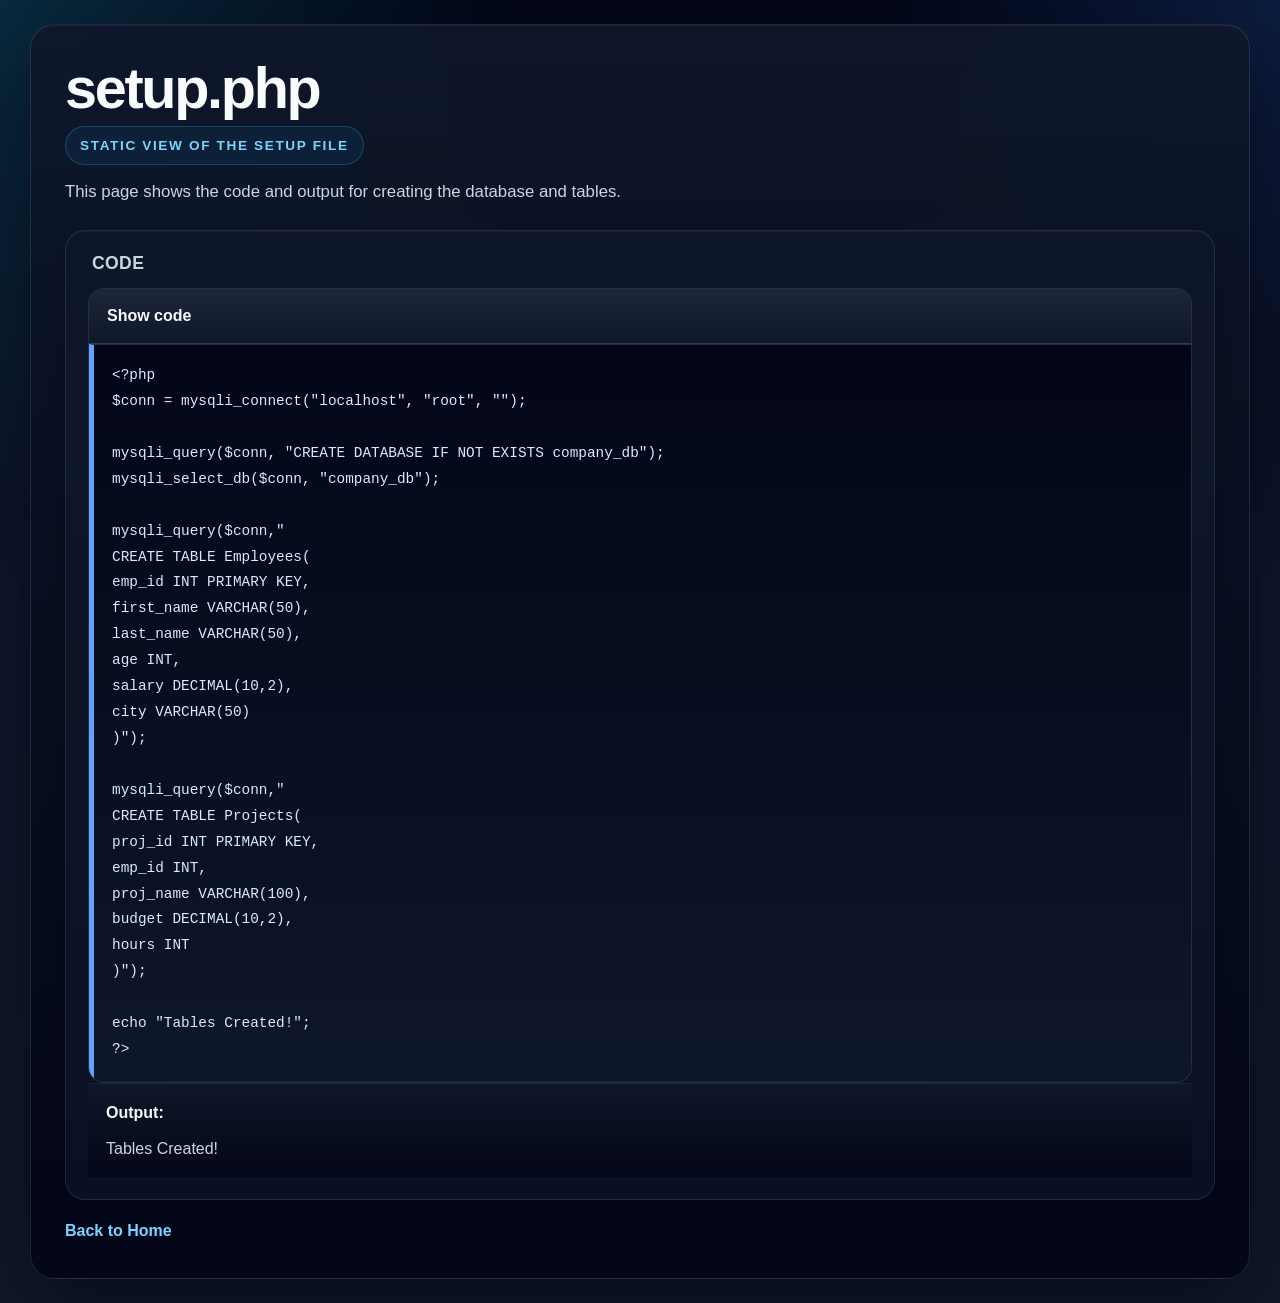
<file: setup.html>
<!DOCTYPE html>
<html lang="en">
<head>
    <meta charset="UTF-8">
    <meta name="viewport" content="width=device-width, initial-scale=1.0">
    <title>setup.php | Static View</title>
    <link rel="stylesheet" href="styles.css">
</head>
<body>
    <main class="page">
        <h1>setup.php</h1>
        <p>Static view of the setup file</p>
        <p>This page shows the code and output for creating the database and tables.</p>

        <section class="section">
            <h2>Code</h2>
            <details open>
                <summary>Show code</summary>
                <pre class="code-block"><code>&lt;?php
$conn = mysqli_connect("localhost", "root", "");

mysqli_query($conn, "CREATE DATABASE IF NOT EXISTS company_db");
mysqli_select_db($conn, "company_db");

mysqli_query($conn," 
CREATE TABLE Employees(
emp_id INT PRIMARY KEY,
first_name VARCHAR(50),
last_name VARCHAR(50),
age INT,
salary DECIMAL(10,2),
city VARCHAR(50)
)");

mysqli_query($conn," 
CREATE TABLE Projects(
proj_id INT PRIMARY KEY,
emp_id INT,
proj_name VARCHAR(100),
budget DECIMAL(10,2),
hours INT
)");

echo "Tables Created!";
?&gt;</code></pre>
            </details>
            <div class="output-box">
                <strong>Output:</strong>
                <p>Tables Created!</p>
            </div>
        </section>

        <a class="back-link" href="index.html">Back to Home</a>
    </main>
</body>
</html>
</file>
<file: styles.css>
* {
	box-sizing: border-box;
}

body {
	margin: 0;
	font-family: Inter, "Segoe UI", Arial, Helvetica, sans-serif;
	background:
		radial-gradient(circle at top left, rgba(34, 211, 238, 0.18), transparent 28%),
		radial-gradient(circle at top right, rgba(59, 130, 246, 0.18), transparent 22%),
		linear-gradient(180deg, #020617 0%, #0f172a 45%, #111827 100%);
	color: #e5e7eb;
	line-height: 1.6;
}

.page {
	max-width: 1220px;
	margin: 24px auto;
	padding: clamp(22px, 3vw, 34px);
	background:
		linear-gradient(180deg, rgba(15, 23, 42, 0.92), rgba(2, 6, 23, 0.92));
	border: 1px solid rgba(148, 163, 184, 0.18);
	border-radius: 24px;
	box-shadow:
		0 28px 80px rgba(2, 6, 23, 0.55),
		inset 0 1px 0 rgba(255, 255, 255, 0.06);
	backdrop-filter: blur(16px);
}

.landing-page {
	max-width: 1080px;
	position: relative;
	overflow: hidden;
}

.landing-page::before {
	content: "";
	position: absolute;
	inset: 0;
	background:
		radial-gradient(circle at top left, rgba(34, 211, 238, 0.16), transparent 28%),
		radial-gradient(circle at bottom right, rgba(59, 130, 246, 0.14), transparent 26%);
	pointer-events: none;
}

.landing-hero {
	display: grid;
	grid-template-columns: 1.2fr 0.8fr;
	gap: 20px;
	align-items: stretch;
	position: relative;
	z-index: 1;
}

.hub-hero {
	grid-template-columns: 1fr 0.9fr;
	margin-bottom: 22px;
}

.landing-copy,
.landing-panel {
	padding: 24px;
	border: 1px solid rgba(148, 163, 184, 0.16);
	border-radius: 22px;
	background: linear-gradient(180deg, rgba(15, 23, 42, 0.9), rgba(2, 6, 23, 0.88));
	box-shadow: 0 20px 42px rgba(2, 6, 23, 0.3);
	backdrop-filter: blur(12px);
}

.landing-kicker {
	display: inline-flex;
	align-items: center;
	gap: 10px;
	padding: 8px 14px;
	border: 1px solid rgba(56, 189, 248, 0.28);
	border-radius: 999px;
	background: rgba(14, 165, 233, 0.1);
	color: #7dd3fc;
	font-size: 0.82rem;
	font-weight: 800;
	letter-spacing: 0.14em;
	text-transform: uppercase;
	margin-bottom: 18px;
}

.landing-copy h1 {
	margin-bottom: 14px;
	font-size: clamp(2.8rem, 6vw, 4.8rem);
}

.landing-copy p {
	max-width: 60ch;
	color: #cbd5e1;
	font-size: 1.05rem;
}

.landing-actions {
	display: flex;
	flex-wrap: wrap;
	gap: 12px;
	margin-top: 22px;
}

.landing-button {
	display: inline-flex;
	align-items: center;
	justify-content: center;
	min-height: 48px;
	padding: 12px 18px;
	border-radius: 16px;
	text-decoration: none;
	font-weight: 800;
	transition: transform 0.2s ease, box-shadow 0.2s ease, border-color 0.2s ease, background 0.2s ease;
}

.landing-button.primary {
	color: #020617;
	background: linear-gradient(135deg, #67e8f9, #60a5fa);
	box-shadow: 0 14px 28px rgba(37, 99, 235, 0.28);
}

.landing-button.secondary {
	color: #e2e8f0;
	border: 1px solid rgba(148, 163, 184, 0.2);
	background: rgba(15, 23, 42, 0.85);
}

.landing-button:hover {
	transform: translateY(-2px);
}

.landing-button.primary:hover {
	box-shadow: 0 18px 34px rgba(37, 99, 235, 0.34);
}

.landing-panel {
	display: flex;
	flex-direction: column;
	justify-content: space-between;
	gap: 18px;
}

.landing-panel h2 {
	margin-bottom: 10px;
	font-size: 0.95rem;
}

.landing-metrics {
	display: grid;
	grid-template-columns: repeat(2, minmax(0, 1fr));
	gap: 12px;
}

.landing-metric {
	padding: 14px;
	border: 1px solid rgba(148, 163, 184, 0.14);
	border-radius: 16px;
	background: rgba(15, 23, 42, 0.72);
}

.landing-metric strong {
	display: block;
	margin-bottom: 6px;
	font-size: 1.05rem;
	color: #f8fafc;
}

.landing-metric span {
	color: #94a3b8;
	font-size: 0.88rem;
}

.landing-note {
	padding: 14px 16px;
	border-radius: 16px;
	border: 1px solid rgba(56, 189, 248, 0.2);
	background: rgba(14, 165, 233, 0.08);
	color: #cbd5e1;
	font-size: 0.95rem;
}

.landing-links {
	display: grid;
	grid-template-columns: repeat(2, minmax(0, 1fr));
	gap: 10px;
	margin-top: 18px;
}

.landing-links a {
	display: inline-flex;
	align-items: center;
	justify-content: center;
	min-height: 44px;
	padding: 10px 14px;
	border-radius: 14px;
	border: 1px solid rgba(148, 163, 184, 0.18);
	background: rgba(15, 23, 42, 0.72);
	color: #dbeafe;
	text-decoration: none;
	font-weight: 700;
	transition: transform 0.2s ease, border-color 0.2s ease, background 0.2s ease;
}

.landing-links a:hover {
	transform: translateY(-2px);
	border-color: rgba(96, 165, 250, 0.38);
	background: rgba(15, 23, 42, 0.95);
}

.hub-page {
	max-width: 1180px;
}

.lab-grid {
	display: grid;
	grid-template-columns: repeat(2, minmax(0, 1fr));
	gap: 18px;
}

.lab-card {
	padding: 22px;
	border: 1px solid rgba(148, 163, 184, 0.16);
	border-radius: 22px;
	background: linear-gradient(180deg, rgba(15, 23, 42, 0.9), rgba(2, 6, 23, 0.9));
	box-shadow: 0 20px 42px rgba(2, 6, 23, 0.28);
	backdrop-filter: blur(12px);
	position: relative;
	overflow: hidden;
}

.lab-card::before {
	content: "";
	position: absolute;
	inset: 0 0 auto;
	height: 4px;
	background: linear-gradient(90deg, rgba(103, 232, 249, 0.95), rgba(96, 165, 250, 0.95));
}

.lab-card-head {
	display: grid;
	gap: 10px;
	margin-bottom: 18px;
}

.lab-label {
	display: inline-flex;
	align-items: center;
	width: fit-content;
	margin: 0 0 10px;
	padding: 6px 12px;
	border-radius: 999px;
	border: 1px solid rgba(56, 189, 248, 0.22);
	background: rgba(14, 165, 233, 0.08);
	color: #7dd3fc;
	font-size: 0.76rem;
	font-weight: 800;
	letter-spacing: 0.14em;
	text-transform: uppercase;
}

.lab-card h2 {
	margin: 0;
	text-transform: none;
	font-size: 1.4rem;
	letter-spacing: -0.02em;
	color: #f8fafc;
}

.lab-summary {
	margin: 0;
	color: #cbd5e1;
	max-width: 56ch;
}

.lab-links {
	margin-top: 16px;
}

.lab-links a {
	justify-content: flex-start;
	padding-inline: 16px;
	min-height: 46px;
	font-weight: 700;
}

h1 {
	margin-top: 0;
	margin-bottom: 8px;
	font-size: clamp(2.4rem, 5vw, 3.6rem);
	line-height: 1.02;
	letter-spacing: -0.04em;
	color: #f8fafc;
}

h2 {
	margin: 0 0 14px;
	font-size: 1.1rem;
	line-height: 1.2;
	letter-spacing: 0.02em;
	text-transform: uppercase;
	color: #cbd5e1;
}

p {
	margin: 0 0 16px;
}

.page > p:first-of-type {
	display: inline-flex;
	align-items: center;
	gap: 10px;
	padding: 8px 14px;
	border: 1px solid rgba(56, 189, 248, 0.25);
	border-radius: 999px;
	font-size: 0.85rem;
	font-weight: 800;
	letter-spacing: 0.12em;
	text-transform: uppercase;
	color: #7dd3fc;
	background: rgba(14, 165, 233, 0.08);
	margin-bottom: 14px;
}

.page > p:nth-of-type(2) {
	max-width: 80ch;
	color: #cbd5e1;
	font-size: 1.05rem;
	margin-bottom: 24px;
}

.section-note {
	color: #94a3b8;
	margin-top: -6px;
	max-width: 70ch;
}

.section {
	margin-top: 22px;
	padding: 22px;
	border: 1px solid rgba(148, 163, 184, 0.16);
	border-radius: 20px;
	background:
		linear-gradient(180deg, rgba(15, 23, 42, 0.84), rgba(15, 23, 42, 0.62));
	box-shadow:
		0 18px 40px rgba(2, 6, 23, 0.28),
		inset 0 1px 0 rgba(255, 255, 255, 0.04);
}

.links {
	display: grid;
	grid-template-columns: repeat(auto-fit, minmax(190px, 1fr));
	gap: 12px;
	margin: 14px 0 0;
}

.links a {
	display: inline-flex;
	align-items: center;
	justify-content: center;
	min-height: 48px;
	padding: 10px 16px;
	border: 1px solid rgba(148, 163, 184, 0.22);
	border-radius: 16px;
	text-decoration: none;
	color: #e2e8f0;
	background:
		linear-gradient(180deg, rgba(30, 41, 59, 0.96), rgba(15, 23, 42, 0.96));
	font-weight: 700;
	box-shadow: 0 8px 20px rgba(2, 6, 23, 0.22);
	transition: transform 0.2s ease, border-color 0.2s ease, box-shadow 0.2s ease, background 0.2s ease;
}

.links a:hover {
	transform: translateY(-2px);
	border-color: rgba(56, 189, 248, 0.48);
	box-shadow: 0 14px 28px rgba(2, 6, 23, 0.34);
	background:
		linear-gradient(180deg, rgba(30, 41, 59, 1), rgba(15, 23, 42, 1));
}

.hero-section {
	background:
		linear-gradient(180deg, rgba(15, 23, 42, 0.92), rgba(15, 23, 42, 0.78));
}

.step-grid {
	display: grid;
	grid-template-columns: repeat(auto-fit, minmax(190px, 1fr));
	gap: 14px;
	margin-top: 14px;
}

.step-card {
	padding: 18px;
	border: 1px solid rgba(148, 163, 184, 0.16);
	border-radius: 18px;
	background:
		linear-gradient(180deg, rgba(30, 41, 59, 0.78), rgba(15, 23, 42, 0.8));
	box-shadow: 0 14px 28px rgba(2, 6, 23, 0.28);
}

.step-number {
	display: inline-flex;
	align-items: center;
	justify-content: center;
	width: 34px;
	height: 34px;
	border-radius: 50%;
	margin-bottom: 12px;
	font-weight: 700;
	color: #020617;
	background: linear-gradient(135deg, #67e8f9, #60a5fa);
	box-shadow: 0 8px 16px rgba(59, 130, 246, 0.25);
}

.step-card h3 {
	margin: 0 0 8px;
	font-size: 1rem;
	color: #f8fafc;
}

.step-card p {
	margin: 0;
	color: #cbd5e1;
}

.code-label {
	display: inline-flex;
	align-items: center;
	gap: 8px;
	margin-top: 14px;
	margin-bottom: 8px;
	padding: 6px 12px;
	border-radius: 999px;
	background: rgba(14, 165, 233, 0.14);
	color: #bae6fd;
	font-size: 0.85rem;
	font-weight: 700;
	text-transform: uppercase;
	letter-spacing: 0.04em;
}

.sql-block {
	border-left-color: #22c55e;
	background: linear-gradient(180deg, #052e16 0%, #0b1220 100%);
}

.php-block {
	border-left-color: #f59e0b;
	background: linear-gradient(180deg, #111827 0%, #0b1220 100%);
}

details {
	margin-top: 14px;
	border: 1px solid rgba(148, 163, 184, 0.18);
	border-radius: 16px;
	background: rgba(15, 23, 42, 0.9);
	overflow: hidden;
}

summary {
	padding: 14px 18px;
	font-weight: 700;
	cursor: pointer;
	background: linear-gradient(180deg, rgba(30, 41, 59, 0.92), rgba(15, 23, 42, 0.92));
	list-style: none;
	border-bottom: 1px solid rgba(148, 163, 184, 0.16);
	color: #f8fafc;
}

summary:hover {
	background: linear-gradient(180deg, rgba(37, 99, 235, 0.20), rgba(15, 23, 42, 0.95));
}

details > *:not(summary) {
	padding-left: 16px;
	padding-right: 16px;
}

summary::-webkit-details-marker {
	display: none;
}

.code-block,
.output-block {
	margin: 0;
	padding: 18px;
	overflow-x: auto;
	white-space: pre-wrap;
	overflow-wrap: anywhere;
	word-break: break-word;
	font-family: Consolas, "Courier New", monospace;
	font-size: 0.9rem;
	line-height: 1.8;
	tab-size: 4;
	font-variant-ligatures: none;
}

.code-block {
	background:
		linear-gradient(180deg, rgba(2, 6, 23, 0.98), rgba(15, 23, 42, 0.98));
	color: #dbeafe;
	border-top: 1px solid rgba(96, 165, 250, 0.18);
	border-bottom: 1px solid rgba(96, 165, 250, 0.16);
	border-left: 5px solid #60a5fa;
}

.output-box {
	padding: 16px 18px;
	border-top: 1px solid rgba(148, 163, 184, 0.16);
	background: linear-gradient(180deg, rgba(15, 23, 42, 0.88), rgba(2, 6, 23, 0.92));
}

.output-box strong {
	display: block;
	margin-bottom: 10px;
	color: #f8fafc;
}

.output-box p {
	margin-bottom: 0;
	color: #cbd5e1;
}

.output-block {
	background: linear-gradient(180deg, rgba(15, 23, 42, 0.94), rgba(2, 6, 23, 0.96));
	color: #e2e8f0;
	border: 1px solid rgba(148, 163, 184, 0.16);
	border-radius: 12px;
	box-shadow: inset 0 1px 0 rgba(255, 255, 255, 0.04);
}

.table-layout {
	display: grid;
	grid-template-columns: repeat(2, minmax(0, 1fr));
	gap: 18px;
	margin-top: 18px;
}

.table-card {
	padding: 18px;
	border: 1px solid rgba(148, 163, 184, 0.16);
	border-radius: 18px;
	background: linear-gradient(180deg, rgba(30, 41, 59, 0.86), rgba(15, 23, 42, 0.9));
	box-shadow: 0 16px 32px rgba(2, 6, 23, 0.28);
}

.table-card h3 {
	margin-top: 0;
	margin-bottom: 12px;
	font-size: 1.05rem;
	color: #f8fafc;
}

table {
	width: 100%;
	border-collapse: collapse;
	font-size: 0.9rem;
	overflow: hidden;
	border-radius: 12px;
	background: rgba(2, 6, 23, 0.45);
}

thead th {
	position: sticky;
	top: 0;
	background: rgba(14, 165, 233, 0.16);
	color: #e2e8f0;
	text-align: left;
	padding: 10px 12px;
	border-bottom: 1px solid rgba(148, 163, 184, 0.16);
}

tbody td {
	padding: 10px 12px;
	border-bottom: 1px solid rgba(148, 163, 184, 0.12);
	color: #cbd5e1;
}

tbody tr:nth-child(even) td {
	background: rgba(255, 255, 255, 0.03);
}

.table-card table {
	min-width: 100%;
}

.table-card .table-note {
	margin-top: 10px;
	font-size: 0.88rem;
	color: #94a3b8;
}

.table-card table th,
.table-card table td {
	font-size: 0.85rem;
}

.table-card table thead th {
	position: static;
}

.code-block code,
.output-block code {
	display: block;
	white-space: inherit;
}

.section + .section {
	margin-top: 18px;
}

.section h2,
.section .section-note {
	margin-left: 4px;
}

.back-link {
	display: inline-block;
	margin-top: 18px;
	text-decoration: none;
	font-weight: 700;
	color: #7dd3fc;
}

.back-link:hover {
	text-decoration: underline;
}

@media (max-width: 640px) {
	.page {
		margin: 0;
		border-radius: 0;
		padding: 18px;
	}

	.hub-hero,
	.lab-grid {
		grid-template-columns: 1fr;
	}

	.landing-hero {
		grid-template-columns: 1fr;
	}

	.landing-metrics,
	.landing-links {
		grid-template-columns: 1fr;
	}

	.section {
		padding: 16px;
	}

	.table-layout {
		grid-template-columns: 1fr;
	}

	.links a {
		width: 100%;
		justify-content: center;
	}

	.step-grid,
	.table-layout {
		grid-template-columns: 1fr;
	}
}
</file>
